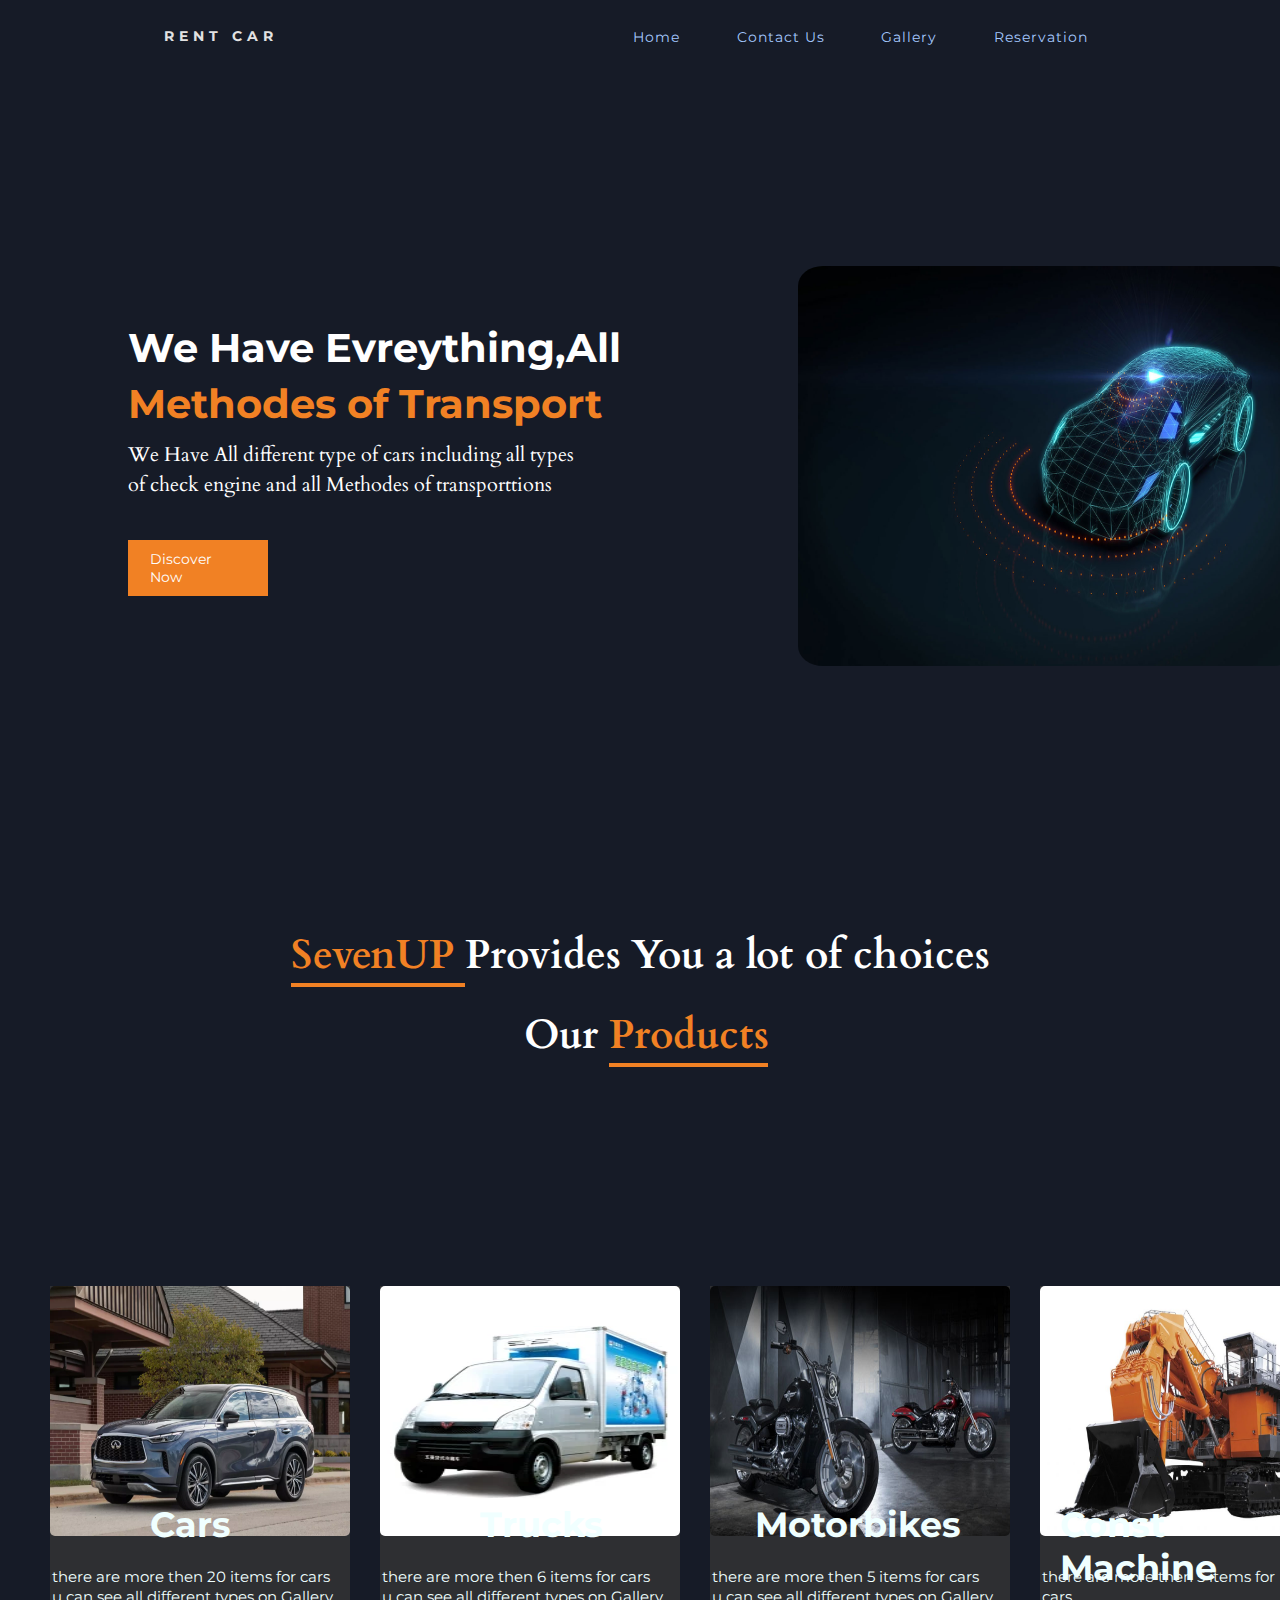
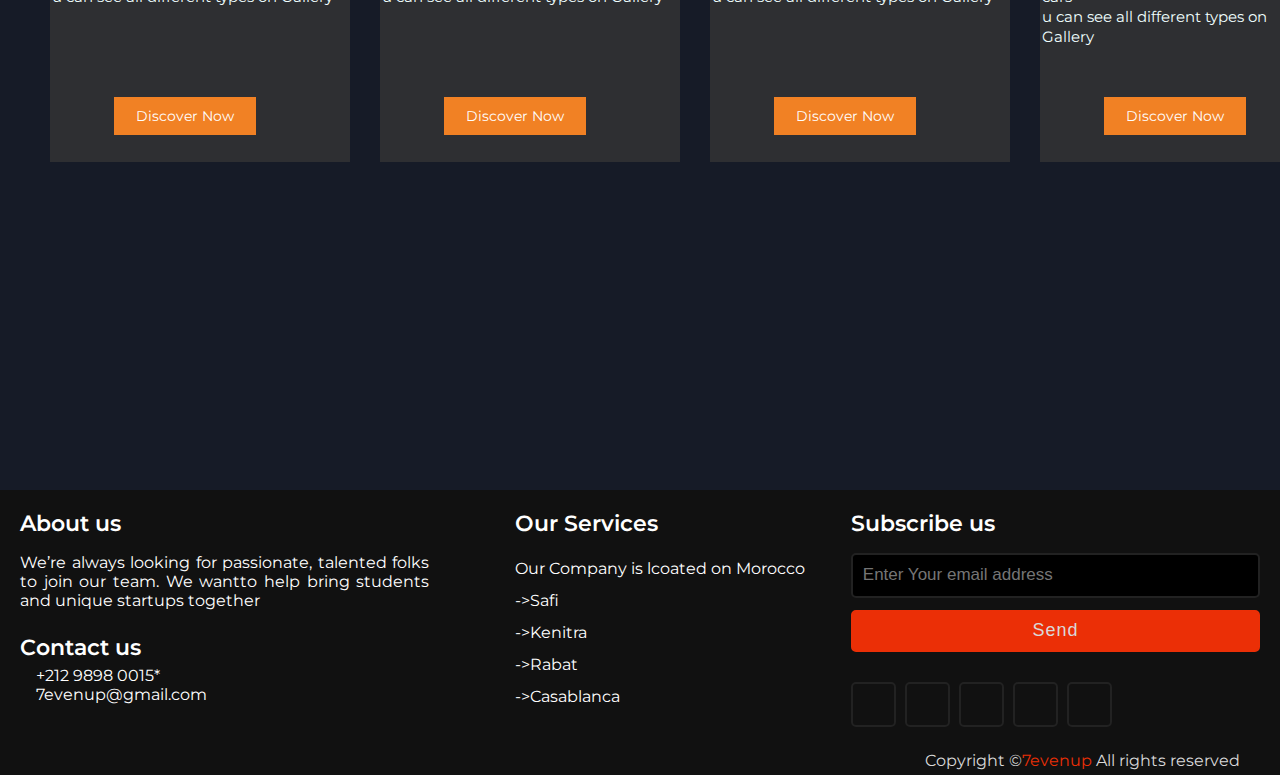
<file: RentMe/index.html>
<!DOCTYPE html>
<html lang="en">
<head>
    <meta charset="UTF-8">
    <meta http-equiv="X-UA-Compatible" content="IE=edge">
    <meta name="viewport" content="width=device-width, initial-scale=1.0">
    <title>Home</title>
    <link rel="stylesheet" href="style.css">
    <!-- font awesome 5CDN -->
    <link rel="stylesheet" href="https://pro.fontawesome.com/releases/v5.10.0/css/all.css" integrity="sha384-AYmEC3Yw5cVb3ZcuHtOA93w35dYTsvhLPVnYs9eStHfGJvOvKxVfELGroGkvsg+p" crossorigin="anonymous"/>

   
</head>
<body>
            <!-- navigation bar starts  -->
            <nav>
                <div class="logo">
                    <h4>Rent Car</h4>
                </div>
                <ul class="nav-links">
                    <li><a href="#">Home</a></li>
                    <li><a href="./Contact/index.html">Contact Us</a></li>
                    <li><a href="./gallery/gallery.html">Gallery</a></li>
                    <li><a href="./resrvations/reservation.html">Reservation</a></li>
                </ul>
                <div class="burger">
                    <div class="line1"></div>
                    <div class="line2"></div>
                    <div class="line3"></div>
                </div>
            </nav>
            
             <!-- navigation ends  -->

   

        <!-- Home Page -->
        <div class="home">
            <div class="imgforhome">
                <img src="img/imgforhome.png">
            </div>
                <div class="hometext">
                    <h1>We Have Evreything,All <span><br> Methodes of Transport</span></h1>
                    <p>We Have All different type of cars including all types<br> of check engine and all Methodes of transporttions </p>
                 </div>
                 <!-- Home Button -->
                    <div class="button">
                        <a href="./gallery/gallery.html" class="btn">Discover Now</a>
                    </div>

                    <div class="things">
                        <h1><span> SevenUP </span> Provides You a lot of choices</h1>
                        <h2>Our <span> Products</span></h2>
                    </div>
                    <!-- Products -->
                    <div class="products">
                        <div class="cars">
                            <div class="car">
                               <div class="car-img">
                                  <img src="img/4categories/carimg.png">
                               </div>
                                <h1>Cars</h1>
                                <p>there are more then 20 items for cars <br> u can see all different types on Gallery </p>
                                     <!-- Discover Button -->
                                     <div class="button1">
                                        <a href="./gallery/gallery.html" class="btn1">Discover Now</a>
                                    </div>
                            </div>
                        </div>
        
                        <div class="vans">
                            <div class="van">
                                <div class="van-img">
                                    <img src="img/4categories/vanimg2.png">
                                </div>
                                    <h1>Trucks</h1>
                                    <p>there are more then 6 items for cars <br> u can see all different types on Gallery </p>
                                    <div class="button1">
                                        <a href="./gallery/gallery.html" class="btn1">Discover Now</a>
                                    </div>
                            </div>
                        </div>
                        
                        <div class="motorbikes">
                            <div class="motorbike">
                               <div class="motorbike-img">
                                   <img src="img/4categories/mortorike3.png">
                               </div>
                                     <h1>Motorbikes</h1>
                                     <p>there are more then 5 items for cars <br> u can see all different types on Gallery </p>
                               <div class="button1">
                                <a href="./gallery/gallery.html" class="btn1">Discover Now</a>
                            </div>
                        </div>

                  
        </div>
        <div class="construction-machines">
            <div class="construction-machine">
                <div class="const-machine-img">
                    <img src="img/4categories/cunstructionmachine4.png">
                </div>
                <h1>Const Machine</h1>
                <p>there are more then 5 items for cars <br> u can see all different types on Gallery </p>
                <div class="button1">
                    <a href="./gallery/gallery.html" class="btn1">Discover Now</a>
                </div>
            </div>
  

    </div>
    </div>
        <!-- End of Home Page -->
      
    <!-- footer starts -->
   
<footer>
    <div class="article">
      <div class="left box">
        <div class="upper">
          <div class="topic">About us</div>
          <p>We’re always looking for passionate,
            talented folks to join our team.
            
            We wantto help bring students and
            unique startups together</p>
        </div>
        <div class="lower">
          <div class="topic">Contact us</div>
          <div class="phone">
            <a href="#"><i class="fas fa-phone-volume"></i>+212 9898 0015*</a>
          </div>
          <div class="email">
            <a href="#"><i class="fas fa-envelope"></i>7evenup@gmail.com</a>
          </div>
        </div>
      </div>
      <div class="middle box">
        <div class="topic">Our Services</div>
        <div><a href="#">Our Company is lcoated on Morocco</a></div>
        <div><a href="#">->Safi</a></div>
        <div><a href="#">->Kenitra</a></div>
        <div><a href="#">->Rabat</a></div>
        <div><a href="#">->Casablanca</a></div>
      </div>
      <div class="right box">
        <div class="topic">Subscribe us</div>
        <form action="#">
          <input type="text" placeholder="Enter Your email address">
          <input type="submit" name="" value="Send">
          <div class="media-icons">
            <a href="#"><i class="fab fa-facebook-f"></i></a>
            <a href="#"><i class="fab fa-instagram"></i></a>
            <a href="#"><i class="fab fa-twitter"></i></a>
            <a href="#"><i class="fab fa-youtube"></i></a>
            <a href="#"><i class="fab fa-linkedin-in"></i></a>
          </div>
        </form>
      </div>
    </div>
    <div class="bottom">
      <p>Copyright ©<a href="#">7evenup</a> All rights reserved</p>
    </div>
  </footer>
</body>    
    
    
    
 
    <script>
        const navSlide = () => {
        const burger = document.querySelector('.burger');
        const nav = document.querySelector('.nav-links');
        const navLinks = document.querySelectorAll('.nav-links li');
            // Toggle nav bar
        burger.addEventListener('click',()=>
            {
                nav.classList.toggle('nav-active');
                     // animation (links)
             // burger Animation
             burger.classList.toggle('toggle');
         });
    }
    navSlide();
</script>
    
    

</html>
</file>
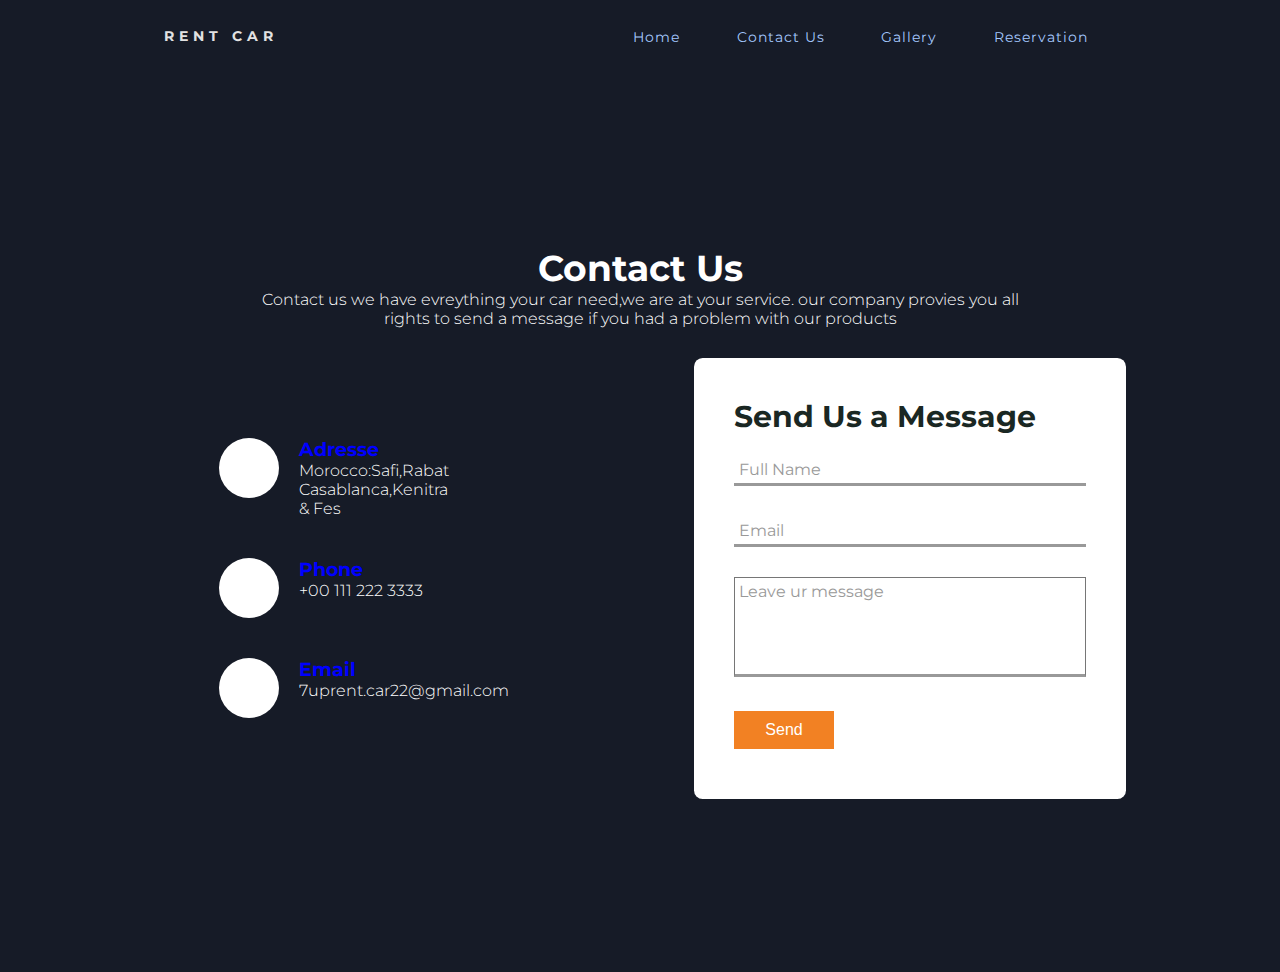
<file: RentMe/Contact/index.html>
<!DOCTYPE html>
<html lang="en">
<head>
    <meta charset="UTF-8">
    <meta http-equiv="X-UA-Compatible" content="IE=edge">
    <meta name="viewport" content="width=device-width, initial-scale=1.0">
    <title>Contact</title>
    <link rel="stylesheet" href="contact.css">
    <!-- font awesome 5CDN -->
    <link rel="stylesheet" href="https://pro.fontawesome.com/releases/v5.10.0/css/all.css" integrity="sha384-AYmEC3Yw5cVb3ZcuHtOA93w35dYTsvhLPVnYs9eStHfGJvOvKxVfELGroGkvsg+p" crossorigin="anonymous"/>

   
</head>
<body>

         <!-- navigation bar starts  -->
         <nav>
            <div class="logo">
                <h4>Rent Car</h4>
            </div>
            <ul class="nav-links">
                <li><a href="../index.html">Home</a></li>
                <li><a href="#">Contact Us</a></li>
                <li><a href="../gallery/gallery.html">Gallery</a></li>
                <li><a href="../resrvations/reservation.html">Reservation</a></li>
            </ul>
            <div class="burger">
                <div class="line1"></div>
                <div class="line2"></div>
                <div class="line3"></div>
            </div>
        </nav>
        
         <!-- navigation ends  -->
 

        
          <!-- Contact  Page -->
           <section class="Contact">
                <div class="content1">
                  <h2>Contact Us</h2>
                  <p> Contact us we have evreything your car need,we are at your service.
                      our company provies you all rights to send a message if you had a problem with our products</p>
                </div>
                   <div class="container">
                       <div class="contactInfo">
                           <div class="box">
                               <div class="icon"> <i class="fa fa-map-marker" aria-hidden="true"></i></div>
                               <div class="text">
                                    <h3>Adresse</h3>
                                    <p>Morocco:Safi,Rabat<br>Casablanca,Kenitra<br>& Fes</p>
                               </div>
                           </div>
                           <div class="box">
                                <div class="icon"><i class="fa fa-phone" aria-hidden="true"></i> </div>
                                <div class="text">
                                    <h3>Phone</h3>
                                    <p>+00 111 222 3333</p>
                                </div>
                            </div>
                                <div class="box">
                                    <div class="icon"><i class="fas fa-envelope-square"></i></div>
                                    <div class="text">
                                        <h3>Email</h3>
                                        <p>7uprent.car22@gmail.com</p>
                                    </div>
                                </div>
                       </div>
                        <div class="contactForm">
                            <form>
                                <h2>Send Us a Message</h2>
                                <div class="inputBox">
                                    <input type="" name="" required="required" id="FullName">
                                    <span>Full Name</span>
                                </div>
                                <div class="inputBox">
                                    <input type="" name="" required="required" id="Email">
                                    <span>Email</span>
                                </div>
                                <div class="inputBox">
                                    <textarea required="required" id="UrMessage"></textarea>
                                    <span>Leave ur message</span>
                                </div>
                                <div class="inputBox">
                                    <input type="submit" name="" value="Send" id="btn">
                                </div>

                            </form>
                        </div>
                    </div>   
            </section>


         
        <script>
            const navSlide = () => {
            const burger = document.querySelector('.burger');
            const nav = document.querySelector('.nav-links');
            const navLinks = document.querySelectorAll('.nav-links li');
                // Toggle nav bar
            burger.addEventListener('click',()=>
                {
                    nav.classList.toggle('nav-active');
                 // burger Animation
                 burger.classList.toggle('toggle');
             });
        
           
        }
        navSlide();
    </script>
    <script src="../main.js"></script>   

      
    </body>
</html>
</file>
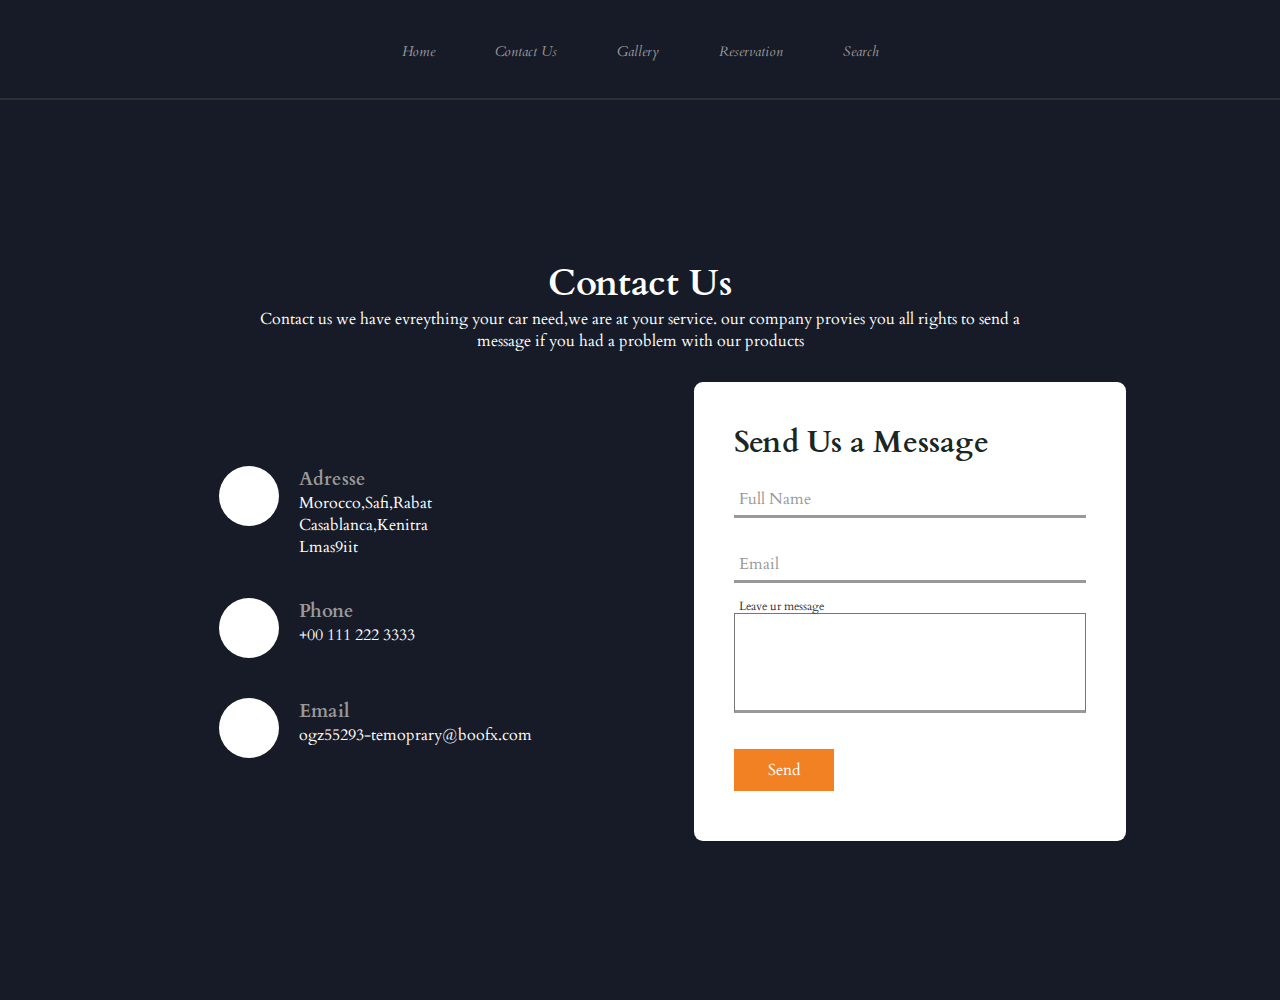
<file: Contact.html>
<!DOCTYPE html>
<html lang="en">
<head>
    <meta charset="UTF-8">
    <meta http-equiv="X-UA-Compatible" content="IE=edge">
    <meta name="viewport" content="width=device-width, initial-scale=1.0">
    <title>Contact</title>
    <link rel="stylesheet" href="contact.css">
    <!-- font awesome 5CDN -->
    <link rel="stylesheet" href="https://pro.fontawesome.com/releases/v5.10.0/css/all.css" integrity="sha384-AYmEC3Yw5cVb3ZcuHtOA93w35dYTsvhLPVnYs9eStHfGJvOvKxVfELGroGkvsg+p" crossorigin="anonymous"/>

   
</head>
<body>

    <header>
                 <!-- Mobile -->
                 <input type="checkbox" id="check">
            <!-- navigation bar starts  -->
        <div class="navbar">
            <!-- Icons : using font awesome -->
            <div class="icon-bar">
                <a href="home.html"><i class="fas fa-home">
                    <div class="menu-items">
                        Home
                    </div> 
                </i></a>

                <a href="./Contact.html"><i class="fas fa-id-card-alt">
                    <div class="menu-items">
                        Contact Us
                    </div> 
                </i></a>

                <a href="#gallery"><i class="fas fa-images">
                    <div class="menu-items">
                        Gallery
                    </div> 
                </i></a>

                <a href="#reservation"><i class="far fa-truck">
                    <div class="menu-items">
                        Reservation
                    </div> 
                </i></a>

                <a href="#"><i class="fas fa-search">
                    <div class="menu-items">
                    Search
                    </div> 
                </i> 
        </div>
             <!-- Mobile -->
           
             <label for="check" class="checkbtn">
                <i class="fas fa-bars"></i>
             </label>

         <!-- navigation ends  -->
    </header>

        
          <!-- Contact  Page -->
           <section class="Contact">
                <div class="content1">
                  <h2>Contact Us</h2>
                  <p> Contact us we have evreything your car need,we are at your service.
                      our company provies you all rights to send a message if you had a problem with our products</p>
                </div>
                   <div class="container">
                       <div class="contactInfo">
                           <div class="box">
                               <div class="icon"> <i class="fa fa-map-marker" aria-hidden="true"></i></div>
                               <div class="text">
                                    <h3>Adresse</h3>
                                    <p>Morocco,Safi,Rabat<br>Casablanca,Kenitra<br>Lmas9iit</p>
                               </div>
                           </div>
                           <div class="box">
                                <div class="icon"><i class="fa fa-phone" aria-hidden="true"></i> </div>
                                <div class="text">
                                    <h3>Phone</h3>
                                    <p>+00 111 222 3333</p>
                                </div>
                            </div>
                                <div class="box">
                                    <div class="icon"><i class="fas fa-envelope-square"></i></div>
                                    <div class="text">
                                        <h3>Email</h3>
                                        <p>ogz55293-temoprary@boofx.com</p>
                                    </div>
                                </div>
                       </div>
                        <div class="contactForm">
                            <form>
                                <h2>Send Us a Message</h2>
                                <div class="inputBox">
                                    <input type="" name="" required="required" id="FullName">
                                    <span>Full Name</span>
                                </div>
                                <div class="inputBox">
                                    <input type="" name="" required="required" id="Email">
                                    <span>Email</span>
                                </div>
                                <div class="inputBox">
                                    <textarea required="required" id="UrMessage"></textarea>
                                    <span>Leave ur message</span>
                                </div>
                                <div class="inputBox">
                                    <input type="submit" name="" value="Send" id="btn">
                                </div>

                            </form>
                        </div>
                    </div>   
            </section>


            <!-- JavaScript -->
           <script>
               let Name =document.querySelector("body > selection > div > ")
           </script>
        <script src="main.js"></script>   
    </body>
</html>
</file>
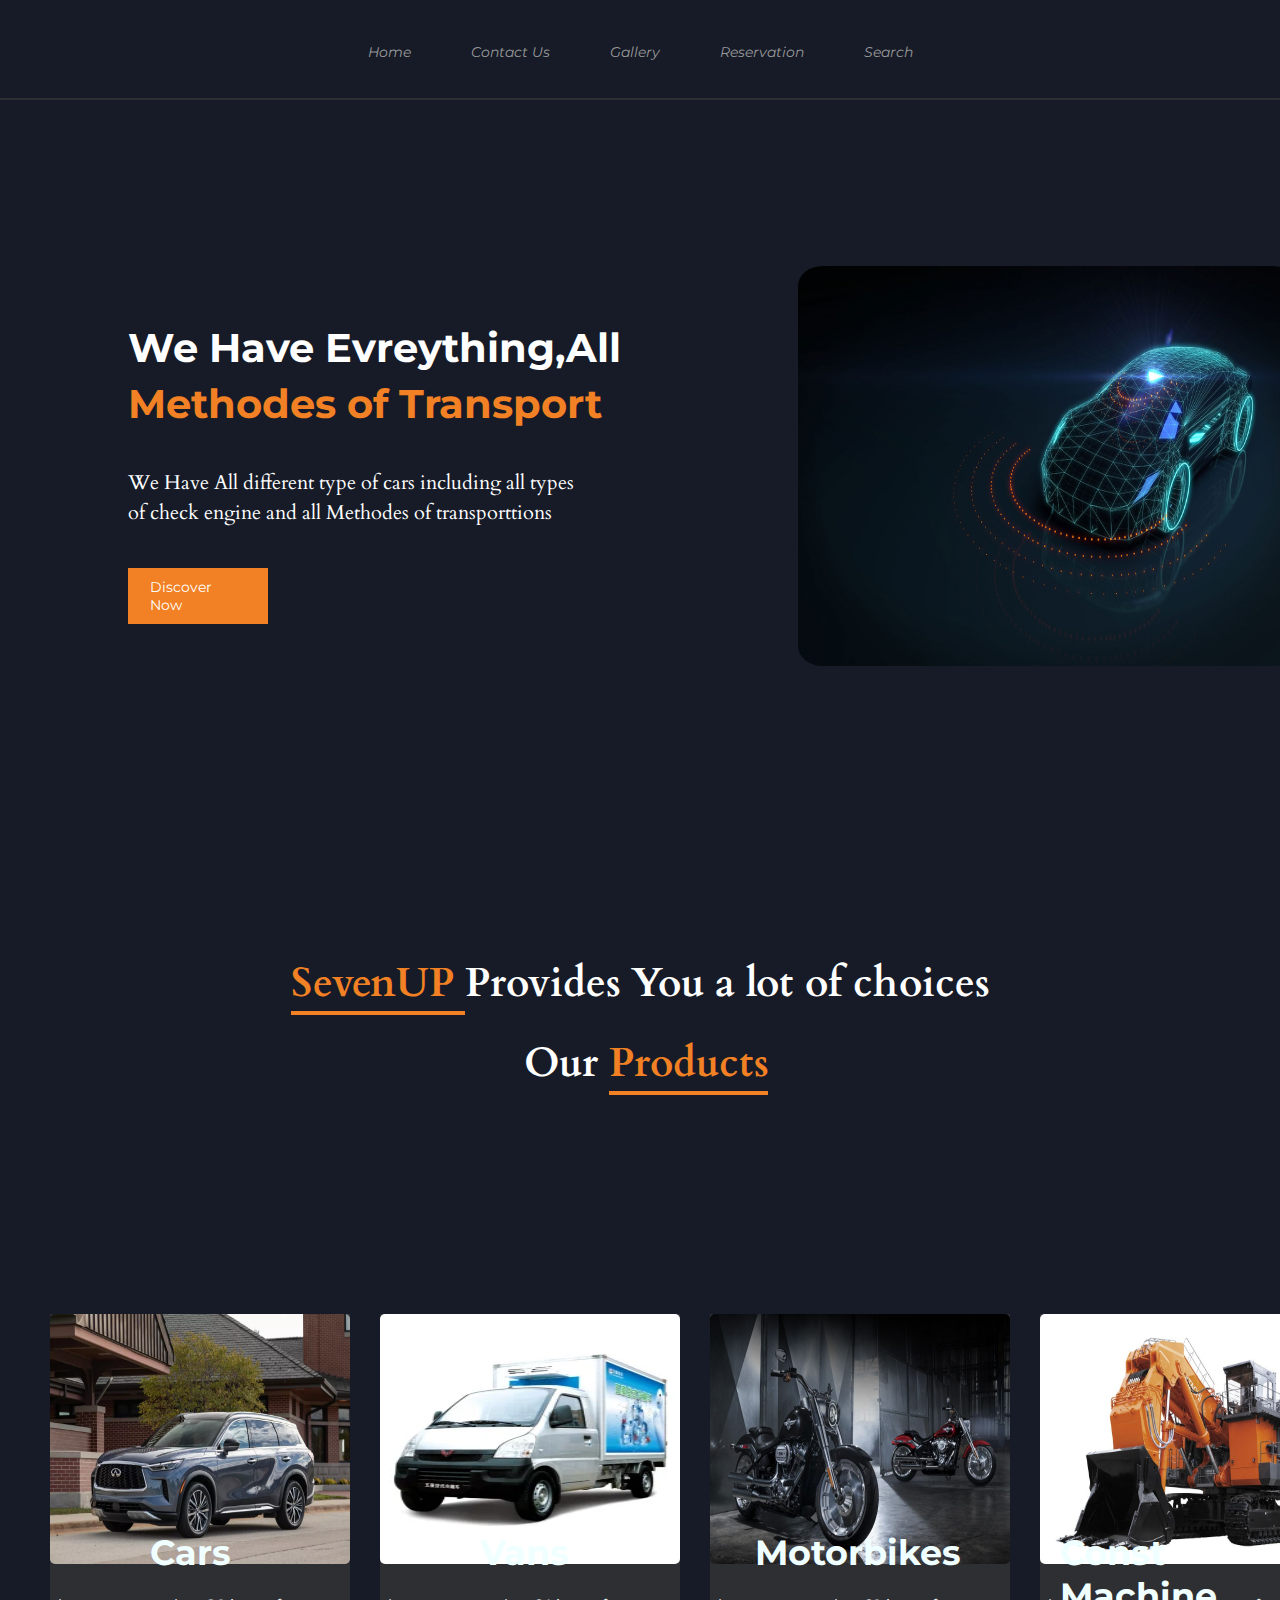
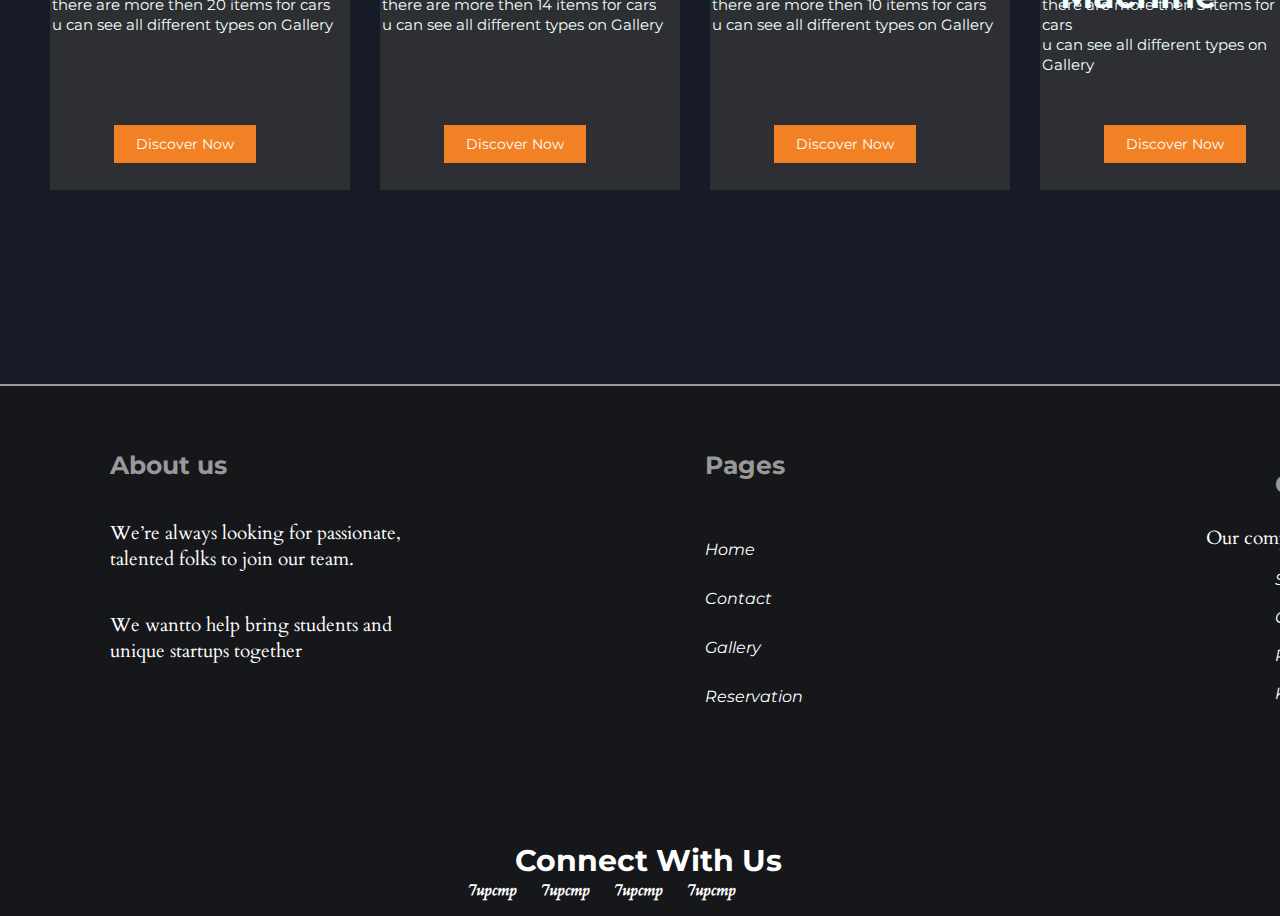
<file: home.html>
<!DOCTYPE html>
<html lang="en">
<head>
    <meta charset="UTF-8">
    <meta http-equiv="X-UA-Compatible" content="IE=edge">
    <meta name="viewport" content="width=device-width, initial-scale=1.0">
    <title>Home</title>
    <link rel="stylesheet" href="style.css">
    <!-- font awesome 5CDN -->
    <link rel="stylesheet" href="https://pro.fontawesome.com/releases/v5.10.0/css/all.css" integrity="sha384-AYmEC3Yw5cVb3ZcuHtOA93w35dYTsvhLPVnYs9eStHfGJvOvKxVfELGroGkvsg+p" crossorigin="anonymous"/>

   
</head>
<body>

    <header>
        <!-- navigation bar starts  -->
         <div class="navbar">
    
            <!-- Icons : using font awesome -->
            <div class="icon-bar">
                <a href="./home.html"><i class="fas fa-home">
                    <div class="menu-items">
                        Home
                    </div> 
                </i></a>

                <a href="./Contact.html"><i class="fas fa-id-card-alt">
                    <div class="menu-items">
                        Contact Us
                    </div> 
                </i></a>

                <a href="#gallery"><i class="fas fa-images">
                    <div class="menu-items">
                        Gallery
                    </div> 
                </i></a>

                <a href="#reservation"><i class="far fa-truck">
                    <div class="menu-items">
                        Reservation
                    </div> 
                </i></a>

                <a href="#"><i class="fas fa-search">
                    <div class="menu-items">
                    Search
                    </div> 
                </i> 
             </div>
         <!-- navigation ends  -->
    </header>

        <!-- Home Page -->
        <div class="home">
            <div class="imgforhome">
                <img src="img/imgforhome.png">
            </div>
                <div class="hometext">
                    <h1>We Have Evreything,All <span><br> Methodes of Transport</span></h1>
                    <p>We Have All different type of cars including all types<br> of check engine and all Methodes of transporttions </p>
                 </div>
                 <!-- Home Button -->
                    <div class="button">
                        <a href="#button" class="btn">Discover Now</a>
                    </div>

                    <div class="things">
                        <h1><span> SevenUP </span> Provides You a lot of choices</h1>
                        <h2>Our <span> Products</span></h2>
                    </div>
                    <!-- Products -->
                    <div class="products">
                        <div class="cars">
                            <div class="car">
                               <div class="car-img">
                                  <img src="img/4categories/carimg.png">
                               </div>
                                <h1>Cars</h1>
                                <p>there are more then 20 items for cars <br> u can see all different types on Gallery </p>
                                     <!-- Discover Button -->
                                     <div class="button1">
                                        <a href="#button1" class="btn1">Discover Now</a>
                                    </div>
                            </div>
                        </div>
        
                        <div class="vans">
                            <div class="van">
                                <div class="van-img">
                                    <img src="img/4categories/vanimg2.png">
                                </div>
                                    <h1>Vans</h1>
                                    <p>there are more then 14 items for cars <br> u can see all different types on Gallery </p>
                                     <div class="button1">
                                        <a href="#button1" class="btn1">Discover Now</a>
                                     </div>
                            </div>
                        </div>
                        
                        <div class="motorbikes">
                            <div class="motorbike">
                               <div class="motorbike-img">
                                   <img src="img/4categories/mortorike3.png">
                               </div>
                                     <h1>Motorbikes</h1>
                                     <p>there are more then 10 items for cars <br> u can see all different types on Gallery </p>
                               <div class="button1">
                                <a href="#button1" class="btn1">Discover Now</a>
                            </div>
                          </div>
                        </div>

                        <div class="construction-machines">
                            <div class="construction-machine">
                                <div class="const-machine-img">
                                    <img src="img/4categories/cunstructionmachine4.png">
                                </div>
                                <h1>Const Machine</h1>
                                <p>there are more then 5 items for cars <br> u can see all different types on Gallery </p>

                                <div class="button1">
                                    <a href="#button1" class="btn1">Discover Now</a>
                                </div>
                                
                            </div>
                        </div>

                    </div>
        </div>
        <!-- End of Home Page -->

            <!-- footer starts -->
        <div class="footer">
            <div class="row">
                <div class="content">
                    <!-- About Us -->
                    <div class="about-us">
                        <h1>About us</h1>
                        <p> We’re always looking for passionate,<br> talented folks to join our team.</p>
                        <p>We wantto help bring students and<br> unique startups together</p>
                    </div>

                    <div class="Pages"> 
                        <h1>Pages</h1>
                            <a href="#"><i class="fas fa-chevron-right">Home</i>
                            <a href="#"><i class="fas fa-chevron-right">Contact</i>
                            <a href="#"><i class="fas fa-chevron-right">Gallery</i>
                            <a href="#"><i class="fas fa-chevron-right">Reservation</i> 
                    </div>
                    <div class="Contact">
                        <h1>Contact Us</h1>
                        <p>Our company is located in Morocco</p> <br>
                                <a href="#"><i class="fas fa-chevron-right"> Safi</i> <br> <br>
                                <a href="#"><i class="fas fa-chevron-right">Casablanca</i> <br> <br>
                                <a href="#"><i class="fas fa-chevron-right">Rabat</i> <br> <br>
                                <a href="#"><i class="fas fa-chevron-right">Kenitra</i> <br> <br>
                    </div> 
                    <div class="followus">
                        <p>Connect With Us</p>
                        <a href="#"><i class="fab fa-facebook-f"> 7upcmp</i>
                        <a href="#"><i class="fab fa-twitter"> 7upcmp</i>
                         <a href="#"><i class="fab fa-linkedin-in"> 7upcmp</i>
                         <a href="#"><i class="fab fa-instagram"> 7upcmp</i>
    
                    </div>
                </div>
            </div>
        </div>     


            <!-- footer ends -->



        
            
            
   
    
    
</body>
</html>
</file>
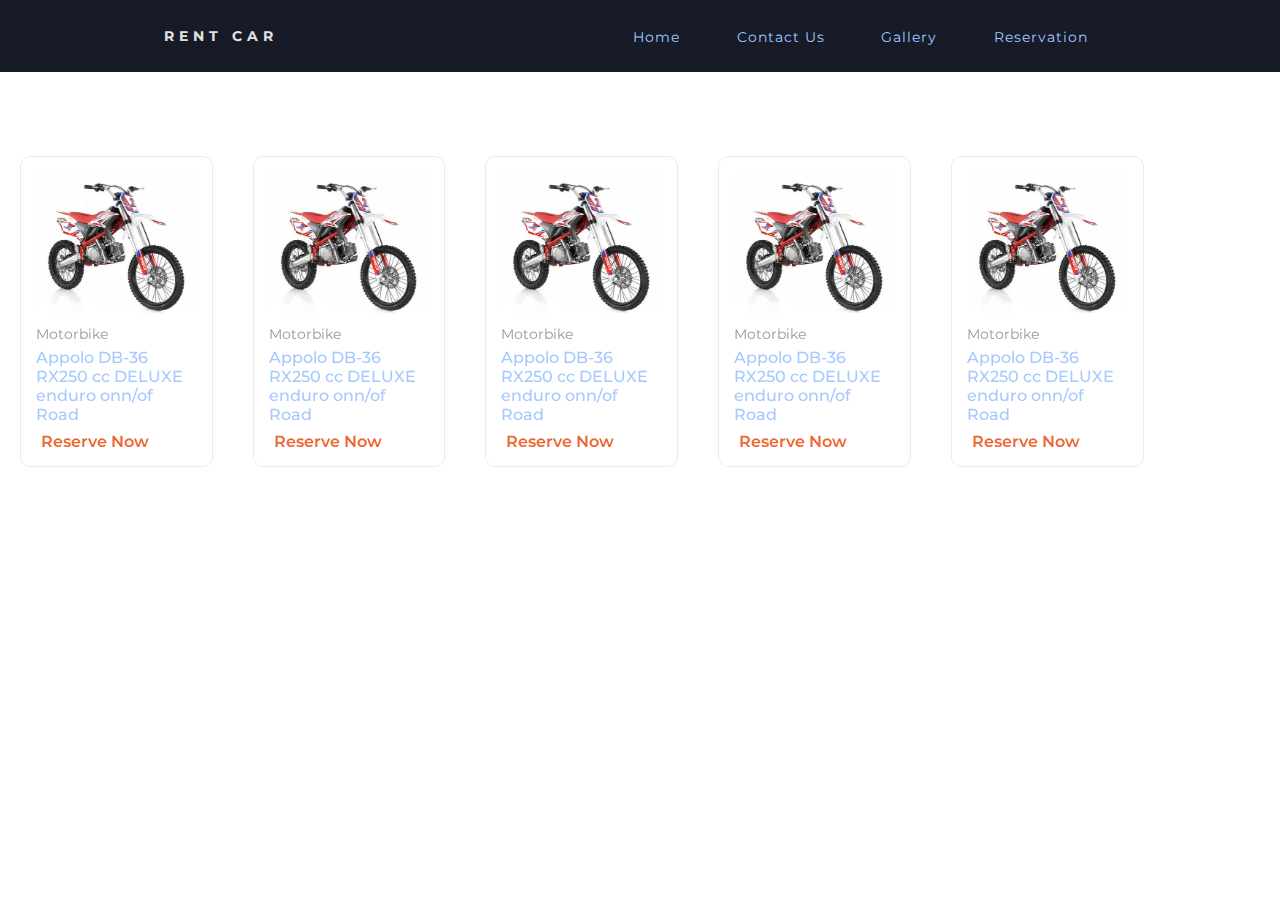
<file: gallery/gallery.html>
<!DOCTYPE html>
<html lang="en">
<head>
    <meta charset="UTF-8">
    <meta http-equiv="X-UA-Compatible" content="IE=edge">
    <meta name="viewport" content="width=device-width, initial-scale=1.0">
    <title>Gallery</title>
    <link rel="stylesheet" href="gallery.css">
    <!-- font awesome 5CDN -->
    <link rel="stylesheet" href="https://pro.fontawesome.com/releases/v5.10.0/css/all.css" integrity="sha384-AYmEC3Yw5cVb3ZcuHtOA93w35dYTsvhLPVnYs9eStHfGJvOvKxVfELGroGkvsg+p" crossorigin="anonymous"/>
    <!--Glider-css-->
    <link rel="stylesheet" href="./glider.min.css">
</head>

<body>

 <nav>
        <div class="logo">
            <h4>Rent Car</h4>
        </div>
        <ul class="nav-links">
            <li><a href="../index.html">Home</a></li>
            <li><a href="../Contact/index.html">Contact Us</a></li>
            <li><a href="../gallery/gallery.html">Gallery</a></li>
            <li><a href="#">Reservation</a></li>
        </ul>
        <div class="burger">
            <div class="line1"></div>
            <div class="line2"></div>
            <div class="line3"></div>
        </div>
</nav>
     <!-- -----------------Sldier-------------------- -->

     <section class="p-slider">
            <h3 class="product-slider-heading">CARS INVENTORY</h3>

            <div class="glider-contain">
                <div class="glider">
                      <!-- PRODUCT BOX -->

            <div class="product-box">

                      

                <div class="p-img-container">
                    <div class="p-image">
                        <a href="#">
                            <img src="../img/Moto/1-a.jpg">
                        </a>
                    </div>
                </div>
                 <!--Text-->
            <div class="p-box-text">
                <div class="product-category">
                    <span>Motorbike</span>
                </div>

                <!-- Title -->
                <a href="#" class="product-title">
                    Appolo DB-36 RX250 cc DELUXE enduro onn/of Road
                </a>
                <div class="reservenow">
                    <a href="#" class="rent-button">Reserve Now</a>
                </div>
            </div>
            </div>

           

             <!-- PRODUCT BOX -->

             <div class="product-box">

                      

                <div class="p-img-container">
                    <div class="p-image">
                        <a href="#">
                            <img src="../img/Moto/1-a.jpg">
                        </a>
                    </div>
                </div>
                 <!--Text-->
            <div class="p-box-text">
                <div class="product-category">
                    <span>Motorbike</span>
                </div>

                <!-- Title -->
                <a href="#" class="product-title">
                    Appolo DB-36 RX250 cc DELUXE enduro onn/of Road
                </a>
                <div class="reservenow">
                    <a href="#" class="rent-button">Reserve Now</a>
                </div>
            </div>
            </div>

           


       <!-- PRODUCT BOX -->

       <div class="product-box">

                      

        <div class="p-img-container">
            <div class="p-image">
                <a href="#">
                    <img src="../img/Moto/1-a.jpg">
                </a>
            </div>
        </div>
         <!--Text-->
    <div class="p-box-text">
        <div class="product-category">
            <span>Motorbike</span>
        </div>

        <!-- Title -->
        <a href="#" class="product-title">
            Appolo DB-36 RX250 cc DELUXE enduro onn/of Road
        </a>
        <div class="reservenow">
            <a href="#" class="rent-button">Reserve Now</a>
        </div>
    </div>
    </div>
     <!-- PRODUCT BOX -->

     <div class="product-box">

                      

        <div class="p-img-container">
            <div class="p-image">
                <a href="#">
                    <img src="../img/Moto/1-a.jpg">
                </a>
            </div>
        </div>
         <!--Text-->
    <div class="p-box-text">
        <div class="product-category">
            <span>Motorbike</span>
        </div>

        <!-- Title -->
        <a href="#" class="product-title">
            Appolo DB-36 RX250 cc DELUXE enduro onn/of Road
        </a>
        <div class="reservenow">
            <a href="#" class="rent-button">Reserve Now</a>
        </div>
    </div>
    </div>
     <!-- PRODUCT BOX -->

     <div class="product-box">

                      

        <div class="p-img-container">
            <div class="p-image">
                <a href="#">
                    <img src="../img/Moto/1-a.jpg">
                </a>
            </div>
        </div>
         <!--Text-->
    <div class="p-box-text">
        <div class="product-category">
            <span>Motorbike</span>
        </div>

        <!-- Title -->
        <a href="#" class="product-title">
            Appolo DB-36 RX250 cc DELUXE enduro onn/of Road
        </a>
        <div class="reservenow">
            <a href="#" class="rent-button">Reserve Now</a>
        </div>
    </div>
    </div>
             
          </section>
    

     <script>
        const navSlide = () => {
        const burger = document.querySelector('.burger');
        const nav = document.querySelector('.nav-links');
        const navLinks = document.querySelectorAll('.nav-links li');
            // Toggle nav bar
        burger.addEventListener('click',()=>
            {
                nav.classList.toggle('nav-active');
                     // animation (links)
        //  navLinks.forEach((link,index) => {
        //     if(link.style.animation) {
        //         link.style.animation = '';
        //     } else {
        //         link.style.animation = `navLinkFade 0.5s ease forward ${index / 7 +1.5}s`;

        //     }
        //      });

             // burger Animation
             burger.classList.toggle('toggle');
         });
    
       
    }
    navSlide();
    </script>



    <script src="./glider.min.js"></script>

    <script>
        new Glider(document.querySelector('.glider'), {
        slidesToScroll: 1,
        slidesToShow: 5.5,
        draggable: true,
        dots: '.dots',
        arrows: {
            prev: '.glider-prev',
            next: '.glider-next'
  }
});
    </script>
</body>
</html>
</file>
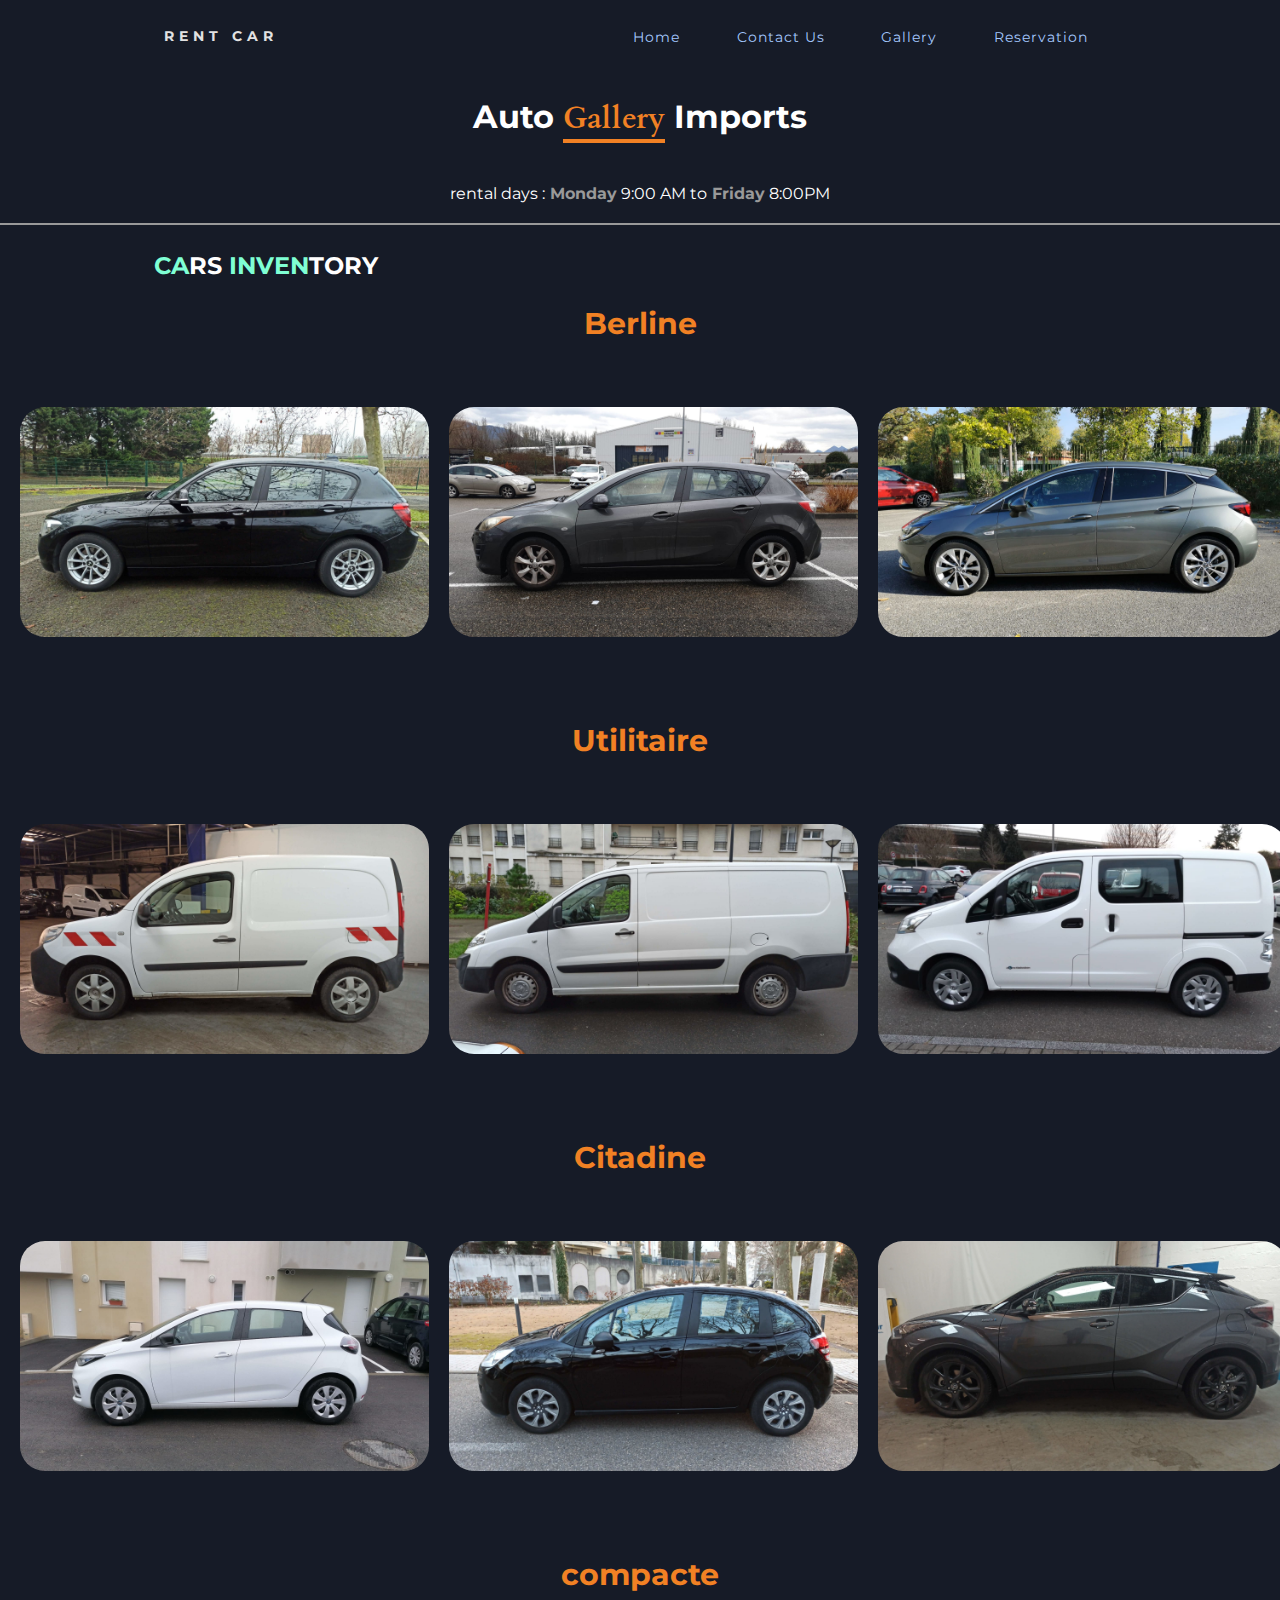
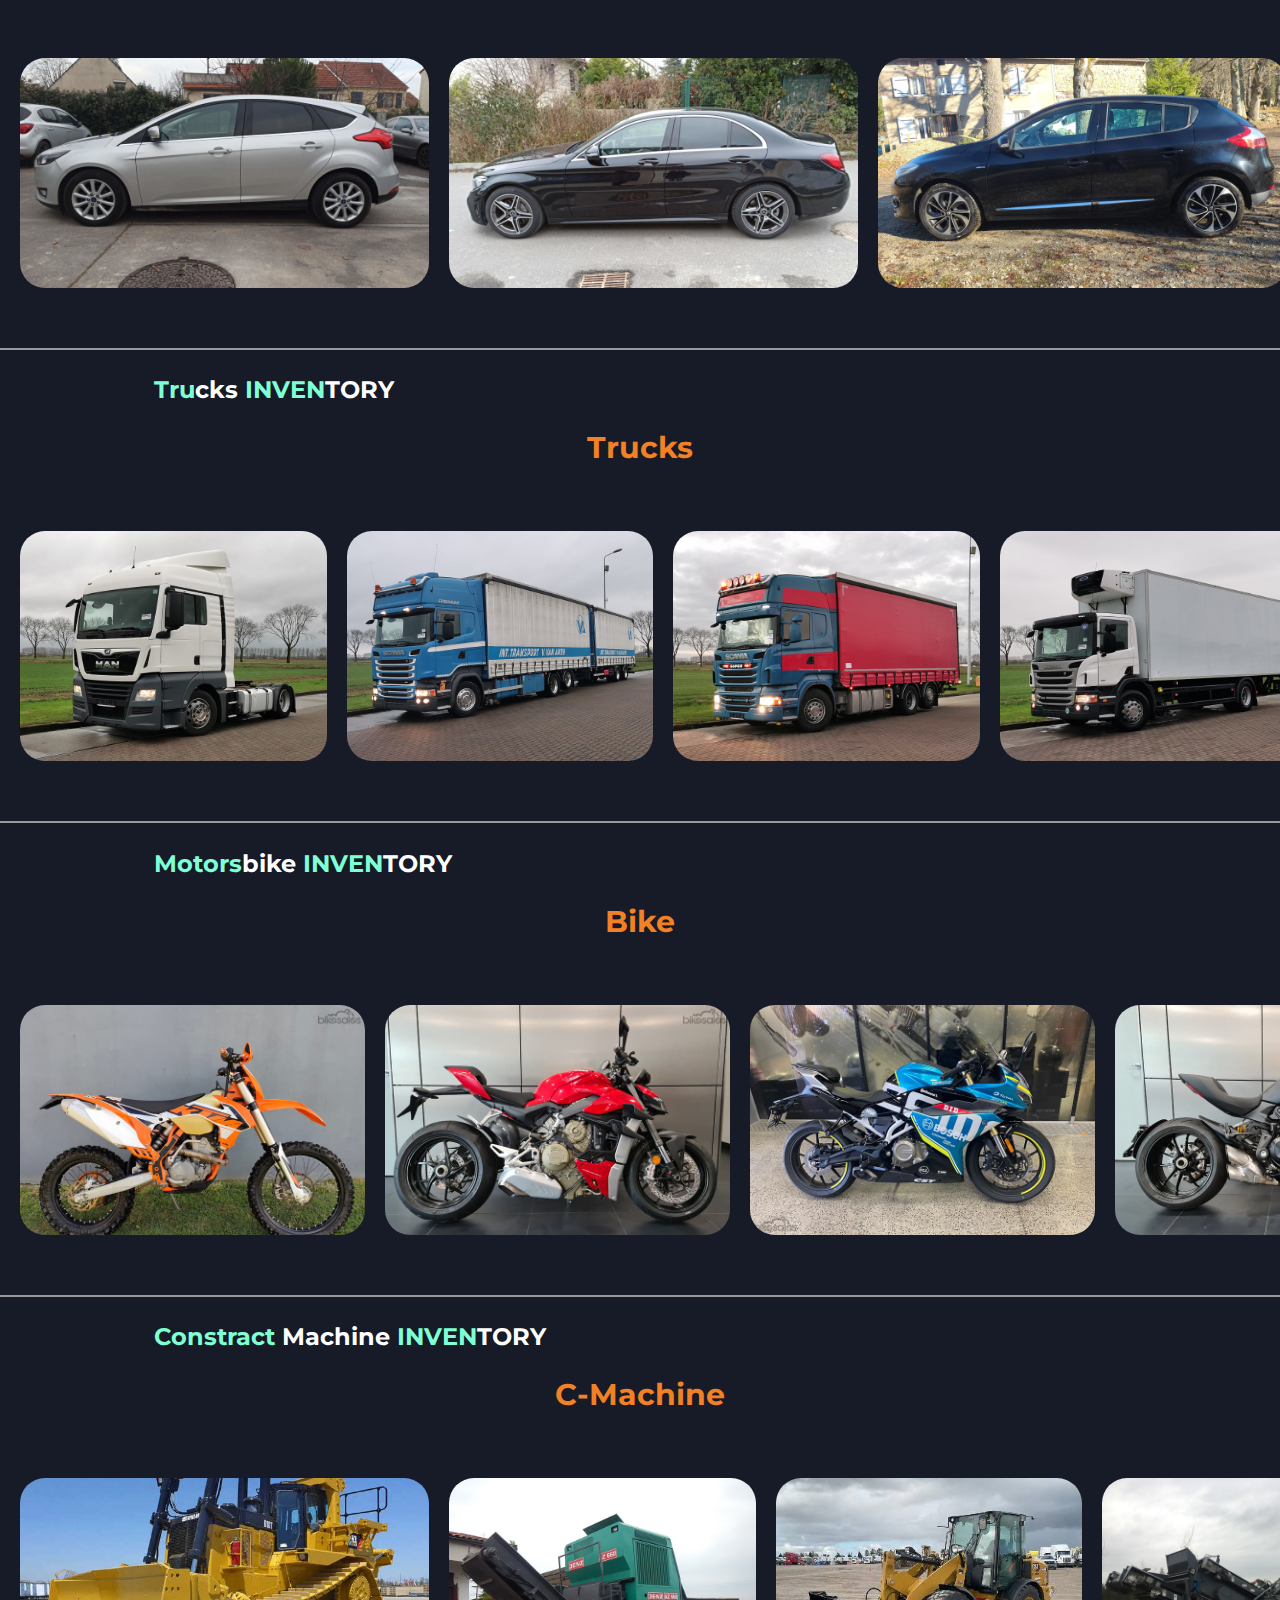
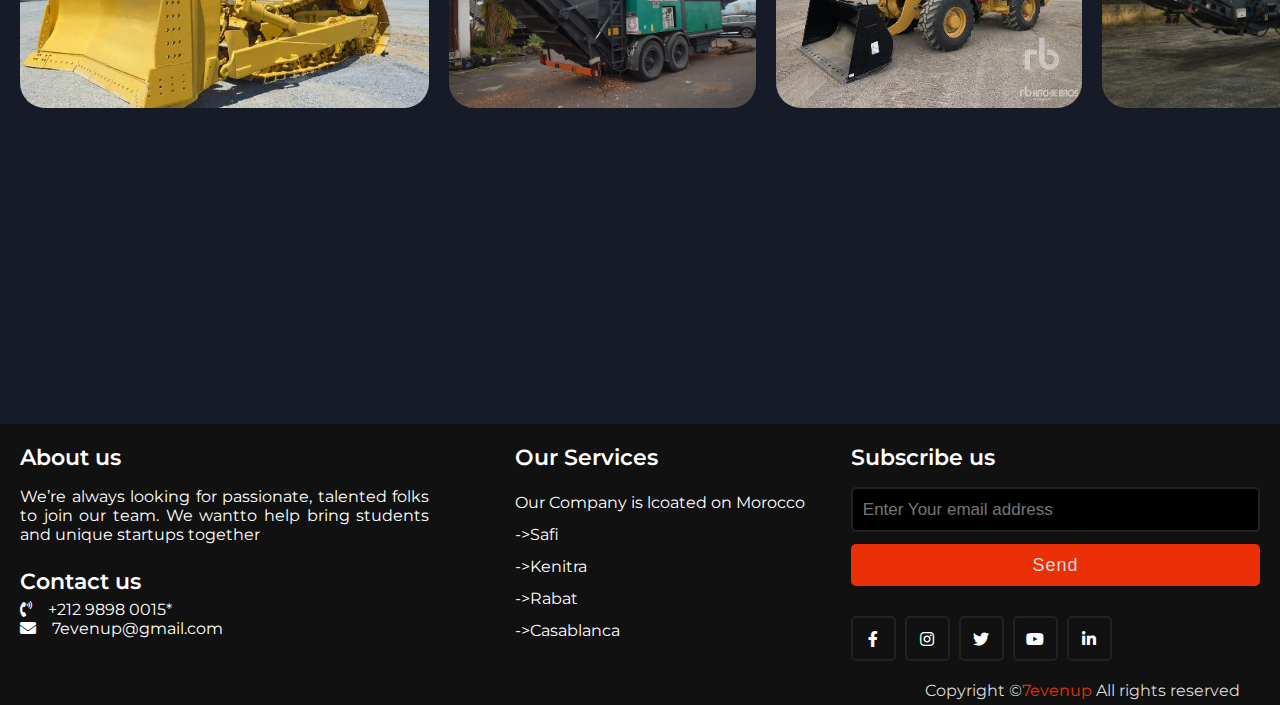
<file: RentMe/gallery/gallery.html>
<!DOCTYPE html>
<html lang="en">
<head>
    <meta charset="UTF-8">
    <meta http-equiv="X-UA-Compatible" content="IE=edge">
    <meta name="viewport" content="width=device-width, initial-scale=1.0">
    <title>Gallery</title>
    <link rel="stylesheet" href="gallery.css">
    <!-- font awesome 5CDN -->
    <link rel="stylesheet" href="https://cdnjs.cloudflare.com/ajax/libs/font-awesome/5.15.2/css/all.min.css"/>

</head>
<body>
    <!-- navigation bar starts  -->

    <nav>
        <div class="logo">
            <h4>Rent Car</h4>
        </div>
        <ul class="nav-links">
            <li><a href="../index.html">Home</a></li>
            <li><a href="../Contact/index.html">Contact Us</a></li>
            <li><a href="#">Gallery</a></li>
            <li><a href="../resrvations/reservation.html">Reservation</a></li>
        </ul>
        <div class="burger">
            <div class="line1"></div>
            <div class="line2"></div>
            <div class="line3"></div>
        </div>
    </nav>
    
    <!-- navigation ends  -->

      

   
       <!-- vehicles starts  -->
       <section class="vehicles">
        <h1 class="heading">Auto <span>Gallery</span> Imports</h1>
        <p>rental days :<span>  Monday</span> 9:00 AM to<span> Friday</span> 8:00PM</p>
        <h2><span>CA</span>RS<span> INVEN</span>TORY</h2>     
                <div class="typeof">
                     <h1>Berline</h1>
                 </div>
                    <div class="type">
                        <img class="slide"  src="../img/cars/berline/berline.png">
                        <img class="slide"  src="../img/cars/berline/berline1.png">
                        <img class="slide"  src="../img/cars/berline/berline3.png">
                        <img class="slide"  src="../img/cars/berline/berline4.png">
                        <img class="slide"  src="../img/cars/berline/berline5.png">
                        <img class="slide"  src="../img/cars/berline/berline6.png">
                    </div>


                    <div class="typeof">
                        <h1>Utilitaire</h1>
                    </div>
                       <div class="type">
                           <img class="slide" src="../img/cars/utitulaire/uti.png">
                           <img class="slide" src="../img/cars/utitulaire/uti2.png">
                           <img class="slide" src="../img/cars/utitulaire/uti.3.jpg">
                           <img class="slide" src="../img/cars/utitulaire/uti.4.jpg">
                           <img class="slide" src="../img/cars/utitulaire/uti5.png">
                           <img class="slide" src="../img/cars/utitulaire/uti6.png">
                           <img class="slide" src="../img/cars/utitulaire/uti7.png">
                       </div>

                       <div class="typeof">
                        <h1>Citadine</h1>
                    </div>
                </div>
                        <div class="type">
                            <img class="slide" src="../img/cars/citadine/1.jpg">
                            <img class="slide" src="../img/cars/citadine/2.jpg">
                            <img class="slide" src="../img/cars/citadine/3.jpg">
                            <img class="slide" src="../img/cars/citadine/4.jpg">
                            <img class="slide" src="../img/cars/citadine/5.jpg">
                            <img class="slide" src="../img/cars/citadine/6.jpg">
                            <img class="slide" src="../img/cars/citadine/7.jpg">
                        </div>
                            
                       

                       <div class="typeof">
                        <h1>compacte</h1>
                    </div>
                        <div class="type">
                            <img class="slide" src="../img/cars/compacte/1.jpg">
                            <img class="slide" src="../img/cars/compacte/2.jpg">
                            <img class="slide" src="../img/cars/compacte/3.jpg">
                            <img class="slide" src="../img/cars/compacte/4.jpg">
                            <img class="slide" src="../img/cars/compacte/5.jpg">
                            <img class="slide" src="../img/cars/compacte/6.jpg">
                            <img class="slide" src="../img/cars/compacte/7.jpg">
                        </div>

                        <h2><span>Tru</span>cks<span> INVEN</span>TORY</h2> 

                        <div class="typeof">
                            <h1>Trucks</h1>
                        </div>
                            <div class="type">
                                <img class="slide" src="../img/Vans/1.png">
                                <img class="slide" src="../img/Vans/2.png">
                                <img class="slide" src="../img/Vans/3.png">
                                <img class="slide" src="../img/Vans/4.png">
                                <img class="slide" src="../img/Vans/5.png">
                                <img class="slide" src="../img/Vans/6.png">
                            </div>

                            <h2><span>Motors</span>bike<span> INVEN</span>TORY</h2> 

                            <div class="typeof">
                                <h1>Bike</h1>
                            </div>
                                <div class="type">
                                    <img class="slide" src="../img/Moto/1.png">
                                    <img class="slide" src="../img/Moto/2.png">
                                    <img class="slide" src="../img/Moto/3.png">
                                    <img class="slide" src="../img/Moto/4.png">
                                    <img class="slide" src="../img/Moto/5.png">
                                    <img class="slide" src="../img/Moto/6.png">
                                </div>



                                
                            <h2><span>Constract</span> Machine<span> INVEN</span>TORY</h2> 

                            <div class="typeof">
                                <h1>C-Machine</h1>
                            </div>
                                <div class="type">
                                    <img class="slide" src="../img/cm/1.png">
                                    <img class="slide" src="../img/cm/2.png">
                                    <img class="slide" src="../img/cm/3.png">
                                    <img class="slide" src="../img/cm/4.png">
                                    <img class="slide" src="../img/cm/5.p,g.jpg">
                                </div>
     </section>


<!-- vehicles ends -->

<footer>
    <div class="article">
      <div class="left box">
        <div class="upper">
          <div class="topic">About us</div>
          <p>We’re always looking for passionate,
            talented folks to join our team.
            
            We wantto help bring students and
            unique startups together</p>
        </div>
        <div class="lower">
          <div class="topic">Contact us</div>
          <div class="phone">
            <a href="#"><i class="fas fa-phone-volume"></i>+212 9898 0015*</a>
          </div>
          <div class="email">
            <a href="#"><i class="fas fa-envelope"></i>7evenup@gmail.com</a>
          </div>
        </div>
      </div>
      <div class="middle box">
        <div class="topic">Our Services</div>
        <div><a href="#">Our Company is lcoated on Morocco</a></div>
        <div><a href="#">->Safi</a></div>
        <div><a href="#">->Kenitra</a></div>
        <div><a href="#">->Rabat</a></div>
        <div><a href="#">->Casablanca</a></div>
      </div>
      <div class="right box">
        <div class="topic">Subscribe us</div>
        <form action="#">
          <input type="text" placeholder="Enter Your email address">
          <input type="submit" name="" value="Send">
          <div class="media-icons">
            <a href="#"><i class="fab fa-facebook-f"></i></a>
            <a href="#"><i class="fab fa-instagram"></i></a>
            <a href="#"><i class="fab fa-twitter"></i></a>
            <a href="#"><i class="fab fa-youtube"></i></a>
            <a href="#"><i class="fab fa-linkedin-in"></i></a>
          </div>
        </form>
      </div>
    </div>
    <div class="bottom">
      <p>Copyright ©<a href="#">7evenup</a> All rights reserved</p>
    </div>
  </footer>


</body>
</html>

        <script>
            const navSlide = () => {
            const burger = document.querySelector('.burger');
            const nav = document.querySelector('.nav-links');
            const navLinks = document.querySelectorAll('.nav-links li');
                // Toggle nav bar
            burger.addEventListener('click',()=>
                {
                    nav.classList.toggle('nav-active');
                         // animation (links)
            //  navLinks.forEach((link,index) => {
            //     if(link.style.animation) {
            //         link.style.animation = '';
            //     } else {
            //         link.style.animation = `navLinkFade 0.5s ease forward ${index / 7 +1.5}s`;
    
            //     }
            //      });
    
                 // burger Animation
                 burger.classList.toggle('toggle');
             });
        
           
        }
        navSlide();
    </script>
</body>
</html>
</file>
<file: RentMe/style.css>
@import url('https://fonts.googleapis.com/css2?family=Montserrat:wght@400;700&family=Open+Sans:wght@300&family=Poppins:wght@100&display=swap');
@import url('https://fonts.googleapis.com/css2?family=Cardo:wght@400;700&family=Montserrat:wght@400;500;700&family=Open+Sans:wght@400;700&display=swap');

*{
    margin:0;
    padding: 0;
    text-decoration: none;
    box-sizing: border-box;
 }
 body{
    background-color: #161B27;
    font-family: 'Montserrat', sans-serif;
 }

 nav {
    display: flex;
    justify-content: space-around;
    align-items: center;
    min-height: 8vh;
    background-color:#161B27;
    font-family: 'Montserrat', sans-serif;

}
.logo {
    color: rgb(226,226,226) ;
    text-transform: uppercase;
    letter-spacing: 5px;
    font-size: 14px;
}

.nav-links {
    display: flex;
    justify-content: space-around;
    width:40%;
}
.nav-links li {
    list-style: none;
}
.nav-links a {
    color: #A5C9FF;
    text-decoration: none;
    letter-spacing: 1px;
    font-size: 14px;
    
}
.burger {
    display: none;
}
.burger div {
    width: 20px;
    height: 3px;
    background-color: #A5C9FF;
    margin:5px;
    cursor: pointer;
    transition: all 0.3s ease;
}

@media screen and (max-width:768px) {
    body {
        overflow-x: hidden;
    }
    .nav-links {
        position: absolute;
        right :0px;
        height:30vh;
        top: 8vh;
        background-color: #161B27;
        display: flex;
        flex-direction: column;
        align-items: center;
        width:50%;
        transform: translateX(100%);
        transition: transform 0.5s ease-in;
    }
    /* .nav-links li {
        opacity: 0;

    } */
    .burger {
        display: block;
    }
    .nav-active {
        transform: translateX(0%);

    }

  
    .toggle .line1 {
        transform: rotate(-45deg) translate(-5px,6px);
    }
    .toggle .line2{
        opacity: 0;
    }
    .toggle .line3{
        transform: rotate(45deg) translate(-5px,-6px);
    }


    .hometext h1 {
        font-size: 0px;
    }
}

.home{
    width: 100%;
    height: 1260px;
    text-decoration: none;
    
}
.imgforhome{
    position: absolute;
    margin-left:60%;
    position: absolute;
    top: 16em;
    padding: 10px;
    

}
.imgforhome img {
    width: 500px;
    height: 400px; 
    margin-left: 20px;
    border-radius: 5%;
}

.hometext h1 {
    line-height: 1.4em;
    font-size: 40px;
    color:  #fff;
    margin-left: 10%;
    position: absolute;
    top: 8em;
}
.hometext span{
    color: #F18124;
}

.hometext p{
    font-family: 'Cardo', serif;
    font-size: 20px;
    text-align: start;
    color: #fff;
    margin-top: 23rem;
    margin-left: 10%;
    line-height: 30px;
}

.button a{
    color:#fff;
    display: flex;
    width:140px;

}

.button a:hover{
    color:#fff;
}
.btn{
   padding: 10px 22px; 
   margin-top: 40px;
   margin-left: 10%;
   font-size: 14px;
   background-color:#F18124;
}

.btn:hover {
    background-color: #2E2F32;
    color: #fff;
}
.things{
    font-size:20px;
    width: 100%;
    height: 100px;
    text-align: center;
    margin-top: 25%;
   
}
.things h1,h2{
    font-family: 'Cardo', serif;
    color: #fff;
    font-size:40px;
    line-height:2em;
    
}
.things h2{
    margin-left: 1%;
}

.things span {
    color: #F18124;
    border-bottom: 4px solid #F18124;
}

.products {
    height: 600px;
    width : 100%;
    display: flex;
    margin-top:17%;
    padding:20px;

}
.cars
{   
    width:374px;
    margin-left: 10px;
    
}
/* .cars:hover
{   
    width:374px;
    margin-left: 10px;
    transition: 0.5s;
    transform: scale(1.3);
} */

.container .contactInfo .box{
    position: relative;
    padding: 20px 0;
  
    }

.car {
    background-color:#2E2F32;
    width:300px;
    height: 85%;
    margin-left: 20px;
    display: flex;
    margin-top:10%;
   
}
.car h1 {
    font-size:35px;
    font-family: 'Montserrat', sans-serif;
    color: #F0FFFF;   
    margin-left: 100px;
    position: absolute;
    margin-top: 17%;
}
.car p {
    font-size:15px;
    font-family: 'Montserrat', sans-serif;
    line-height: 20px;
    color: #F0FFFF;   
    margin-left: 2px;
    position: absolute;
    margin-top: 22%;
}


.vans {
    width:374px;
    margin-left: 10px;
    
}
/* .vans:hover
{   
    width:374px;
    margin-left: 10px;
    transition: 0.5s;
    transform: scale(1.2);
} */
.van {
    background-color:#2E2F32;
    width:300px;
    height: 85%;
    margin-left: 20px;
    display: flex;
    margin-top:10%;
    
}
.van h1 {
    font-size:35px;
    font-family: 'Montserrat', sans-serif;
    color: #F0FFFF;   
    margin-left: 100px;
    position: absolute;
    margin-top: 17%;
}

.van p {
    font-size:15px;
    font-family: 'Montserrat', sans-serif;
    line-height: 20px;
    color: #F0FFFF;   
    margin-left: 2px;
    position: absolute;
    margin-top: 22%;
}

.motorbikes{
    width:374px;
    margin-left: 10px;
   
}

/* .motorbikes:hover
{   
    width:374px;
    margin-left: 10px;
    transition: 0.5s;
    transform: scale(1.2);
} */
.motorbike{
    background-color:#2E2F32;
    width:300px;
    height: 85%;
    margin-left: 20px;
    display: flex;
    margin-top:10%;
}

.motorbike h1 {
    font-size:35px;
    font-family: 'Montserrat', sans-serif;
    color: #F0FFFF;   
    margin-left: 45px;
    position: absolute;
    margin-top: 17%;
}

.motorbike p {
    font-size:15px;
    font-family: 'Montserrat', sans-serif;
    line-height: 20px;
    color: #F0FFFF;   
    margin-left: 2px;
    position: absolute;
    margin-top: 22%;
}

.construction-machines {
    width:374px;
    margin-left: 10px;

}
 /* .construction-machines:hover
{   
    width:374px;
    margin-left: 10px;
    transition: 0.5s;
    transform: scale(1.2);
}  */
.construction-machine{
    background-color:#2E2F32;
    width:300px;
    height: 85%;
    margin-left: 20px;
    display: flex;
    margin-top:10%;
    

}

.construction-machine h1 {
    font-size:35px;
    font-family: 'Montserrat', sans-serif;
    color: #F0FFFF;    ;
    margin-left: 20px;
    position: absolute;
    margin-top: 17%;
}
.construction-machine p {
    font-size:15px;
    font-family: 'Montserrat', sans-serif;
    line-height: 20px;
    color: #F0FFFF;   
    margin-left: 2px;
    position: absolute;
    margin-top: 22%;
}


.car-img img{
    width: 300px;
    height: 250px;
    border-radius: 5px;
    cursor: pointer;

}

.van-img img {
    width: 300px;
    height: 250px;
    border-radius: 5px;
    cursor: pointer;

}

.motorbike-img img{
    width: 300px;
    height: 250px;
    border-radius: 5px;
    cursor: pointer;
}

.const-machine-img img{

    width: 300px;
    height: 250px;
    border-radius: 5px;
    cursor: pointer;
}

.button1{
    height: 50px;
    position: absolute;
    margin-left: 5%;
    
    
}

.button1 a {
    color:#fff;
    display: flex;
    width:100%;
    
}
.button1 a:hover{
    color:#fff;
}

.btn1{
    padding: 10px 22px; 
    font-size: 14px;
    background-color:#F18124;
    margin-top: 290%;
    
    
 }

 .btn1:hover {
    background-color: #999999;
    color: #fff;
}


/*  Footer Area*/

footer{
    width: 100%;
    position: relative;
    top: 16rem;
    bottom: 0;
    left: 0;
    background: #111;
  }
  footer .article{
    max-width: 1350px;
    margin: auto;
    padding: 20px;
    display: flex;
    flex-wrap: wrap;
    justify-content: space-between;
  }
  footer .article p,a{
    color: #fff;
  }
  footer .article .box{
    width: 33%;
    transition: all 0.4s ease;
  }
  footer .article .topic{
    font-size: 22px;
    font-weight: 600;
    color: #fff;
    margin-bottom: 16px;
  
  }
  footer .article p{
    text-align: justify;
  }
  footer .article .lower .topic{
    margin: 24px 0 5px 0;
  }
  footer .article .lower i{
    padding-right: 16px;
  }
  footer .article .middle{
    padding-left: 80px;
  }
  footer .article .middle a{
    line-height: 32px;
  }
  footer .article .right input[type="text"]{
    height: 45px;
    width: 100%;
    outline: none;
    color: #d9d9d9;
    background: #000;
    border-radius: 5px;
    padding-left: 10px;
    font-size: 17px;
    border: 2px solid #222222;
  }
  footer .article .right input[type="submit"]{
    height: 42px;
    width: 100%;
    font-size: 18px;
    color: #d9d9d9;
    background: #eb2f06;
    outline: none;
    border-radius: 5px;
    letter-spacing: 1px;
    cursor: pointer;
    margin-top: 12px;
    border: 2px solid #eb2f06;
    transition: all 0.3s ease-in-out;
  }
  .article .right input[type="submit"]:hover{
    background: none;
    color:  #eb2f06;
  }
  footer .article .media-icons a{
    font-size: 16px;
    height: 45px;
    width: 45px;
    display: inline-block;
    text-align: center;
    line-height: 43px;
    border-radius: 5px;
    border: 2px solid #222222;
    margin: 30px 5px 0 0;
    transition: all 0.3s ease;
  }
  .article .media-icons a:hover{
    border-color: #eb2f06;
  }
  footer .bottom{
    width: 100%;
    text-align: right;
    color: #d9d9d9;
    padding: 0 40px 5px 0;
  }
  footer .bottom a{
    color: #eb2f06;
  }
  footer a{
    transition: all 0.3s ease;
  }
  footer a:hover{
    color: #eb2f06;
  }
  @media (max-width:1100px) {
    footer .article .middle{
      padding-left: 50px;
    }
  }
  @media (max-width:950px){
    footer .article .box{
      width: 50%;
    }
    .article .right{
      margin-top: 40px;
    }
  }
  @media (max-width:560px){
    footer{
      position: relative;
    }
    footer .article .box{
      width: 100%;
      margin-top: 30px;
    }
    footer .article .middle{
      padding-left: 0;
    }
  }
  






/*Media Queriees Home*/ 

/* @media (max-width:1800px) {
    .checkbtn{
        display: none;
    } */
    
}
@media (max-width:550px) {
    /* .checkbtn{
        display: block;
    }
    .icon-bar a {
        color: #fff;
        position: fixed;
        width: 100%;
        height:200px;
        top:80px;
        left:0;
        text-align: center;
    }  */
        
}

/* @media (max-width:991px) {
    .icon-bar a i {
        font-size:16px;
     
    } */
    
/* } */




/* @media (max-width:640px) {
    .icon-bar a i {
     font-size: 16px;
     
    }
    
}
@media (max-width:540px) {
    .icon-bar a i {
     display: none;
     
    }
    
}

@media (max-width:800px){
    .imgforhome img{
        width:90%;
    }

} */



/* 
@media only screen and (max-width : 480px) {

    .icon-bar {
        margin-left: 100%;
    }

    .imgforhome img {
        width: 668px;
        height: 400px;
        margin-left: 11%;
        margin-top: -16%;
        border-radius: 5%;
    }

    .hometext{
        position: relative;
        left: 23%;
    }
    .hometext h1 {
        width: 111%;
        top: -4em;
        left: 49%;
    }

    .hometext p {
        font-family: 'Cardo', serif;
        font-size: 20px;
        width: 100%;
        color: #fff;
        margin-top: 43rem;
        margin-left: 56%;
        line-height: 30px;
    }
    .btn:hover {
       
        margin-left: 79%;
    }

    .button a{
        color:#fff;
        display: flex;
        width:140px;
    
    }
    
    .button a:hover{
        color:#fff;
    }
    .btn{
       padding: 10px 22px; 
       margin-top: 40px;
       margin-left: 80%;
       font-size: 14px;
       background-color:#F18124;
    }

    .things h1, h2 {
        width: 286%;
        margin-left: 3%;
    }
    .cars p {
        margin-top: 69%;
    }
    .car  h1 {
        margin-top: 56%;
    }

    .button1 a {
        margin-left: 42%;
    }

    .van p {
        width: 100%;
        margin-top: 70%;
    }

    .van h1{
        margin-top: 56%;
    }

    .motorbike h1 {
        margin-top: 56%;

    }

    .motorbike p {
        width: 100%;
        margin-top: 70%;
    }

    
.construction-machine h1{
    width: 100%;
    margin-top: 55%;
}

.construction-machine p{
    width: 100%;
    margin-top: 71%;
}


.followus {
    position: relative;
}

.footer{
    width: 323%;
}



} */

@media screen and (max-width:768px) {

    .hometext h1 {
   
        font-size: 28px;
        top: 9em;
    }
    .hometext p {
        font-size: 20px;
        margin-top: 18rem;
        /* margin-left: 10%;
        line-height: 30px; */
    }
    .imgforhome img {
      display: none;
    }
    
.button a {
   /* position: absolute;
    display: block;

    /* left: 29%; */
    /* top: -4.5em; */
    /* align-items: center; */
    /* justify-content: center; */
    /* text-align: center; */
    /* left: -14%; */
   
        position: absolute;
        display: block;
        /* left: 29%; */
        top: 82.5em;
        /* align-items: center; */
        /* justify-content: center; */
        text-align: center;
        left: 25%;
}
.things h1{
   
    font-size: 31px;
}
.things h2{
    font-size: 31px;
    text-align: center;
}
.products {
    display: block;
    /* height: 600px;
    width: 100%;
    margin-top: 17%;
    padding: 20px; */
} 
.cars {
    background-color: #2E2F32;
    position: relative;
    justify-content: center;
    width: 90%;
    height: 85%;
    /* margin-left: 20px; */
    display: flex;
    /* margin-top: 10%; */
}
.car-img img {
    width: 100%;
    height: 250px;
    border-radius: 5px;
    cursor: pointer;
    /* position: relative; */
}
.car h1 {

    font-family: 'Montserrat', sans-serif;
    color: #F0FFFF;
    position: absolute;
    left:15%;
    bottom: 4em;
}
.car p {
    font-size: 18px;
    /* margin-left: 2px; */
    position: absolute;
    bottom: 4.4em;
    left: 1.3em;
    text-align: center;
    /* margin-top: 22%; */
}
.btn1 {
    padding: 10px 22px;
    font-size: 16px;
    background-color: #F18124;
    /* margin-top: 290%; */
    position: relative;
    top: 23.5em;
    /* align-items: center; */
    /* justify-content: center; */
    text-align: center;
    left: 35%;
}
.vans {
    background-color: #2E2F32;
    position: relative;
    justify-content: center;
    top: 2em;
    width: 90%;
    height: 85%;
    /* margin-left: 20px; */
    display: flex;
}
.van h1 {

    font-family: 'Montserrat', sans-serif;
    color: #F0FFFF;
    position: absolute;
    left:15%;
    bottom: 4em;
}
    .van-img  {
        width: 100%;
        height: 250px;
        border-radius: 5px;
        cursor: pointer;
        /* position: relative; */
    }

  
    .vans p {
        font-size: 18px;
        /* margin-left: 2px; */
        position: absolute;
        bottom: 4.4em;
        left: 1.3em;
        text-align: center;
        /* margin-top: 22%; */
    }


    .motorbikes {
        background-color: #2E2F32;
        position: relative;
        justify-content: center;
        top: 4em;
        width: 90%;
        height: 85%;
        /* margin-left: 20px; */
        display: flex;
    }
    .motorbike h1 {

        font-family: 'Montserrat', sans-serif;
        color: #F0FFFF;
        position: absolute;
        left:15%;
        bottom: 4em;
    }
        .motorbike-img  {
            width: 100%;
            height: 250px;
            border-radius: 5px;
            cursor: pointer;
            /* position: relative; */
        }
    
      
        .motorbike p {
            font-size: 18px;
            /* margin-left: 2px; */
            position: absolute;
            bottom: 4.4em;
            left: 1.3em;
            text-align: center;
            /* margin-top: 22%; */
        }

        .construction-machines {
            background-color: #2E2F32;
            position: relative;
            justify-content: center;
            top: 6em;
            width: 90%;
            height: 85%;
            /* margin-left: 20px; */
            display: flex;
        }
        .construction-machine h1 {

            font-family: 'Montserrat', sans-serif;
            color: #F0FFFF;
            position: absolute;
            left:15%;
            bottom: 4em;
        }
            .construction-machine-img  {
                width: 100%;
                height: 250px;
                border-radius: 5px;
                cursor: pointer;
                /* position: relative; */
            }
        
          
            .construction-machine p {
                font-size: 18px;
                /* margin-left: 2px; */
                position: absolute;
                bottom: 4.4em;
                left: 1.3em;
                text-align: center;
                /* margin-top: 22%; */
            }


    footer .article {
        max-width: 1350px;
        margin: auto;
        padding: 20px;
        margin-top: 250%;
        display: flex;
        flex-wrap: wrap;
        justify-content: space-between;
        /* position: absolute; */
        /* top: 2427%; */
    }
}
</file>
<file: RentMe/Contact/contact.css>
@import url('https://fonts.googleapis.com/css2?family=Montserrat:wght@400;700&family=Open+Sans:wght@300&family=Poppins:wght@100&display=swap');
@import url('https://fonts.googleapis.com/css2?family=Cardo:wght@400;700&family=Montserrat:wght@400;500;700&family=Open+Sans:wght@400;700&display=swap');
*{
    margin:0;
    padding: 0;
    box-sizing: border-box;
 }

 body{
    background-color: #161B27;
    font-family: 'Montserrat', sans-serif;
 }

nav {
    display: flex;
    justify-content: space-around;
    align-items: center;
    min-height: 8vh;
    background-color:#161B27;
    font-family: 'Montserrat', sans-serif;

}
.logo {
    color: rgb(226,226,226) ;
    text-transform: uppercase;
    letter-spacing: 5px;
    font-size: 14px;
}

.nav-links {
    display: flex;
    justify-content: space-around;
    width:40%;
}
.nav-links li {
    list-style: none;
}
.nav-links a {
    color: #A5C9FF;
    text-decoration: none;
    letter-spacing: 1px;
    font-size: 14px;
    
}
.burger {
    display: none;
}
.burger div {
    width: 20px;
    height: 3px;
    background-color: #A5C9FF;
    margin:5px;
    cursor: pointer;
    transition: all 0.3s ease;
}

@media screen and (max-width:768px) {
    body {
        overflow-x: hidden;
    }
    .nav-links {
        position: absolute;
        right :0px;
        height:30vh;
        top: 8vh;
        background-color: #161B27;
        display: flex;
        flex-direction: column;
        align-items: center;
        width:50%;
        transform: translateX(100%);
        transition: transform 0.5s ease-in;
    }
    /* .nav-links li {
        opacity: 0;

    } */
    .burger {
        display: block;
    }
    .nav-active {
        transform: translateX(0%);

    }



    .toggle .line1 {
        transform: rotate(-45deg) translate(-5px,6px);
    }
    .toggle .line2{
        opacity: 0;
    }
    .toggle .line3{
        transform: rotate(45deg) translate(-5px,-6px);
    }
}

    /* end of naaav bar  */

.Contact{
    position:relative;
    min-height: 100vh;
    padding: 50px 100px;
    display: flex;
    justify-content: center;
    align-items: center;
    flex-direction: column;
    background-color:#161B27;
}

.Contact .content1{
    max-width: 800px;
    text-align: center;
 }


 .Contact .content1 h2{
    font-size: 36px;
    font-weight: 500px;
    color: #FFF;
}

.Contact .content1 p {
    font-weight: 300;
    color: #fff;
 }

 .container {
    width:100%;
    display: flex;
    justify-content: center;
    align-items: center;
    margin-top: 30px;

  }  

.container .contactInfo{
    width: 50%;
    display: flex;
    flex-direction: column;

}


.container .contactInfo .box{
    position: relative;
    padding: 20px 0;
    display: flex;
}

.container .contactInfo .box .icon{
    min-width: 60px;
    height: 60px;
    color: #161B27;
    background: #fff;
    display: flex;
    justify-content: center;
    align-items: center;
    border-radius: 50%;
    margin-left: 12%;
    font-size: 22px;

}

.container .contactInfo .box .text {
    display: flex;
    margin-left: 20px;
    font-size: 16px;
    color: #fff;
    flex-direction: column;
    font-weight: 300;
 
}

.container .contactInfo .box .text h3 {
    font-weight: bold;
    color:#0000FF;
}
.contactForm{
    width:40%;
    padding:40px;
    background: #fff; /*change this one later */
    border-radius: 2%;
    

}

.contactForm h2 {
    font-size: 30px;
    color: #1A2723;
    font-weight: 700;
}

.contactForm .inputBox
{
    position: relative;
    width:100%;
    margin-top: 10px;
}

.contactForm .inputBox input {
    width:100%;
    padding: 5px;
    font-size:16px;
    margin : 10px 0;
    border: none;
    border-bottom: 3px solid #999;
    outline: none;
    resize: none;
}

.contactForm .inputBox textarea {
    width:100%;
    padding: 5px;
    font-size:16px;
    margin : 10px 0;
    height: 100px;
    border-bottom: 3px solid #999;
    outline: none;
    resize: none;
}

.contactForm .inputBox span{
    position: absolute;
    left: 0;
    padding: 5px;
    font-size:16px;
    margin : 10px 0;
    pointer-events: none;
    transition: 0.6s;
    color:#999;

}

.contactForm .inputBox input:valid ~ span,
.contactForm .inputBox textarea:valid ~ span
{
    color: #2e2e33;
    font-size: 12px;
    transform : translateY(-20px);
}

.contactForm .inputBox input[type="submit"] {
    width:100px;
    background: #F28123;
    color: #fff;
    border: none;
    cursor: pointer;
    padding: 10px;
    


}
.contactForm .inputBox input[type="submit"]:hover {
    width:100px;
    background: #2E2F32;
    color: #fff;
    cursor: pointer;

}


/* Nav Bar Mobile  */
     
.checkbtn{
    font-size: 30px;  
    color: #999999;
    line-height: 80px;
    margin-right:40px;
    cursor: pointer;

  }
  #check {
      display: none;
  }


  /* Nav Bar */ 













  

/* Contact Media Querie */
@media (max-width:1800px) {
    .checkbtn{
        display: none;
    }
    
}
@media (max-width:550px) {
    .checkbtn{
        display: block;
    }
    /* .icon-bar a {
        color: #fff;
        position: fixed;
        width: 100%;
        height:200px;
        background: chartreuse;
        top:80px;
        left:0;
        text-align: center;
    } */
        
}

@media (max-width:991px) {
    .icon-bar a i {
        font-size:16px;
     
    }
    
}




@media (max-width:640px) {
    .icon-bar a i {
     font-size: 16px;
     
    }
    
}
@media (max-width:540px) {
    .icon-bar a i {
     display: none;
     
    }
    
}


@media (max-width : 991px) 
{
    .contact
    {
        padding:50px;
    }

    .container {
        flex-direction: column;
    }
    .container .contactInfo {
        margin-bottom: 40px;
      
    }
    .container .contactInfo {
       width: 100%;
      
    }
    .contactForm{
        width: 100%;
    }


}
@media (max-width :500px){
    .navbar{
        width:100%;
    }

}

/* Contact Media Querie Ends */
</file>
<file: contact.css>
@import url('https://fonts.googleapis.com/css2?family=Cardo:wght@400;700&family=Montserrat:wght@400;500;700&family=Open+Sans:wght@400;700&display=swap');
*{
    margin : 0;
    padding: 0;
    font-family: 'Cardo', serif;
    box-sizing: border-box;
    text-decoration: none;
    
}
body{
    background-color: #161B27;
    margin: 0;
    padding: 0;
    font-family: 'Montserrat', sans-serif;
    overflow-x: hidden;
   
}

 /* Nav Bar Mobile  */
     
    .checkbtn{
      font-size: 30px;  
      color: #999999;
      line-height: 80px;
      margin-right:40px;
      cursor: pointer;

    }
    #check {
        display: none;
    }


    /* Nav Bar */ 

.navbar {
    font-size: 14px;
    font-family: 'Montserrat', sans-serif;
    background-color: #161B27;
    width:100%;
    height:100px;
    display: flex;
    align-items: center;
    border-bottom: 2px solid #2e2f33;  
}

.icon-bar{
    width: 100%;
    display: flex;
    align-items: center;
    justify-content: center;
}

.icon-bar a {
    font-family: 'Montserrat', sans-serif;
    text-align: center;
    padding: 20px 30px;
}

.icon-bar a i {
    color: blue;
}

.menu-items{
    font-weight: large;
    color: #999999;
    padding-top: 5px ;
}


 
 .icon-bar a:hover {
     background-color: #2E2F32;
     color: #fff;
 }

    /* end of naaav bar  */

.Contact{
    position:relative;
    min-height: 100vh;
    padding: 50px 100px;
    display: flex;
    justify-content: center;
    align-items: center;
    flex-direction: column;
    background-color:#161B27;
}

.Contact .content1{
    max-width: 800px;
    text-align: center;
 }


 .Contact .content1 h2{
    font-size: 36px;
    font-weight: 500px;
    color: #fff;
}

.Contact .content1 p {
    font-weight: 300;
    color: #fff;
 }

 .container {
    width:100%;
    display: flex;
    justify-content: center;
    align-items: center;
    margin-top: 30px;

  }  

.container .contactInfo{
    width: 50%;
    display: flex;
    flex-direction: column;

}


.container .contactInfo .box{
    position: relative;
    padding: 20px 0;
    display: flex;
}

.container .contactInfo .box .icon{
    min-width: 60px;
    height: 60px;
    color: #161B27;
    background: #fff;
    display: flex;
    justify-content: center;
    align-items: center;
    border-radius: 50%;
    margin-left: 12%;
    font-size: 22px;

}

.container .contactInfo .box .text {
    display: flex;
    margin-left: 20px;
    font-size: 16px;
    color: #fff;
    flex-direction: column;
    font-weight: 300;
 
}

.container .contactInfo .box .text h3 {
    font-weight: bold;
    color: #999;
}
.contactForm{
    width:40%;
    padding:40px;
    background: #fff; /*change this one later */
    border-radius: 2%;
    

}

.contactForm h2 {
    font-size: 30px;
    color: #1A2723;
    font-weight: 700;
}

.contactForm .inputBox
{
    position: relative;
    width:100%;
    margin-top: 10px;
}

.contactForm .inputBox input {
    width:100%;
    padding: 5px;
    font-size:16px;
    margin : 10px 0;
    border: none;
    border-bottom: 3px solid #999;
    outline: none;
    resize: none;
}

.contactForm .inputBox textarea {
    width:100%;
    padding: 5px;
    font-size:16px;
    margin : 10px 0;
    height: 100px;
    border-bottom: 3px solid #999;
    outline: none;
    resize: none;
}

.contactForm .inputBox span{
    position: absolute;
    left: 0;
    padding: 5px;
    font-size:16px;
    margin : 10px 0;
    pointer-events: none;
    transition: 0.6s;
    color:#999;

}

.contactForm .inputBox input:focus ~ span,
.contactForm .inputBox input:valid ~ span,
.contactForm .inputBox textarea ~ span,
.contactForm .inputBox textarea:valid ~ span
{
    color: #2e2e33;
    font-size: 12px;
    transform : translateY(-20px);
}

.contactForm .inputBox input[type="submit"] {
    width:100px;
    background: #F28123;
    color: #fff;
    border: none;
    cursor: pointer;
    padding: 10px;
    


}
.contactForm .inputBox input[type="submit"]:hover {
    width:100px;
    background: #2E2F32;
    color: #fff;
    cursor: pointer;

}


/* Contact Media Querie */
@media (max-width:1800px) {
    .checkbtn{
        display: none;
    }
    
}
@media (max-width:550px) {
    .checkbtn{
        display: block;
    }
    /* .icon-bar a {
        color: #fff;
        position: fixed;
        width: 100%;
        height:200px;
        background: chartreuse;
        top:80px;
        left:0;
        text-align: center;
    } */
        
}

@media (max-width:991px) {
    .icon-bar a i {
        font-size:16px;
     
    }
    
}




@media (max-width:640px) {
    .icon-bar a i {
     font-size: 16px;
     
    }
    
}
@media (max-width:540px) {
    .icon-bar a i {
     display: none;
     
    }
    
}


@media (max-width : 991px) 
{
    .contact
    {
        padding:50px;
    }

    .container {
        flex-direction: column;
    }
    .container .contactInfo {
        margin-bottom: 40px;
      
    }
    .container .contactInfo {
       width: 100%;
      
    }
    .contactForm{
        width: 100%;
    }


}
@media (max-width :500px){
    .navbar{
        width:100%;
    }

}

/* Contact Media Querie Ends */
</file>
<file: style.css>
@import url('https://fonts.googleapis.com/css2?family=Montserrat:wght@400;700&family=Open+Sans:wght@300&family=Poppins:wght@100&display=swap');
@import url('https://fonts.googleapis.com/css2?family=Cardo:wght@400;700&family=Montserrat:wght@400;500;700&family=Open+Sans:wght@400;700&display=swap');


*{
   margin:0;
   padding: 0;
   text-decoration: none;
   box-sizing: border-box;
}
body{
    height: 2400px;
    background-color: #161B27;
    margin: 0;
    padding: 0;
    font-family: 'Montserrat', sans-serif;
    overflow-x: hidden;
}

.navbar {
    font-size: 14px;
    font-family: 'Montserrat', sans-serif;
    background-color: #161B27;
    width:100%;
    height:100px;
    display: flex;
    align-items: center;
    border-bottom: 2px solid #2e2f33;  
}


.icon-bar{
    width: 100%;
    display: flex;
    align-items: center;
    justify-content: center;
}

.icon-bar a {
    font-family: 'Montserrat', sans-serif;
    text-align: center;
    padding: 20px 30px;
    
   
}

.icon-bar a i {
    color: blue;
}

.menu-items{
   font-weight: large;
   color: #999999;
   padding-top: 5px ;
}

.icon-bar a:hover {
    background-color: #2E2F32;
    color: #fff;
}

.logo img {
    width: 250px;
    height: 89px;
    border-radius: 60px;
    position: absolute;
    left: 4%;
    top: 1%;
}
.home{
    width: 100%;
    height: 1260px;
    text-decoration: none;
    
}
.imgforhome{
    position: absolute;
    margin-left:60%;
    position: absolute;
    top: 16em;
    padding: 10px;
    

}
.imgforhome img {
    width: 500px;
    height: 400px; 
    margin-left: 20px;
    border-radius: 5%;
}

.hometext h1 {
    line-height: 1.4em;
    font-size: 40px;
    color:  #fff;
    margin-left: 10%;
    position: absolute;
    top: 8em;
}
.hometext span{
    color: #F18124;
}

.hometext p{
    font-family: 'Cardo', serif;
    font-size: 20px;
    text-align: start;
    color: #fff;
    margin-top: 23rem;
    margin-left: 10%;
    line-height: 30px;
}

.button a{
    color:#fff;
    display: flex;
    width:140px;

}

.button a:hover{
    color:#fff;
}
.btn{
   padding: 10px 22px; 
   margin-top: 40px;
   margin-left: 10%;
   font-size: 14px;
   background-color:#F18124;
}

.btn:hover {
    background-color: #2E2F32;
    color: #fff;
}
.things{
    font-size:20px;
    width: 100%;
    height: 100px;
    text-align: center;
    margin-top: 25%;
   
}
.things h1,h2{
    font-family: 'Cardo', serif;
    color: #fff;
    font-size:40px;
    line-height:2em;
    
}
.things h2{
    margin-left: 1%;
}

.things span {
    color: #F18124;
    border-bottom: 4px solid #F18124;
}

.products {
    height: 600px;
    width : 100%;
    display: flex;
    margin-top:17%;
    padding:20px;

}
.cars
{   
    width:374px;
    margin-left: 10px;
    
}
/* .cars:hover
{   
    width:374px;
    margin-left: 10px;
    transition: 0.5s;
    transform: scale(1.3);
} */

.container .contactInfo .box{
    position: relative;
    padding: 20px 0;
  
    }

.car {
    background-color:#2E2F32;
    width:300px;
    height: 85%;
    margin-left: 20px;
    display: flex;
    margin-top:10%;
   
}
.car h1 {
    font-size:35px;
    font-family: 'Montserrat', sans-serif;
    color: #F0FFFF;   
    margin-left: 100px;
    position: absolute;
    margin-top: 17%;
}
.car p {
    font-size:15px;
    font-family: 'Montserrat', sans-serif;
    line-height: 20px;
    color: #F0FFFF;   
    margin-left: 2px;
    position: absolute;
    margin-top: 22%;
}


.vans {
    width:374px;
    margin-left: 10px;
    
}
/* .vans:hover
{   
    width:374px;
    margin-left: 10px;
    transition: 0.5s;
    transform: scale(1.2);
} */
.van {
    background-color:#2E2F32;
    width:300px;
    height: 85%;
    margin-left: 20px;
    display: flex;
    margin-top:10%;
    
}
.van h1 {
    font-size:35px;
    font-family: 'Montserrat', sans-serif;
    color: #F0FFFF;   
    margin-left: 100px;
    position: absolute;
    margin-top: 17%;
}

.van p {
    font-size:15px;
    font-family: 'Montserrat', sans-serif;
    line-height: 20px;
    color: #F0FFFF;   
    margin-left: 2px;
    position: absolute;
    margin-top: 22%;
}

.motorbikes{
    width:374px;
    margin-left: 10px;
   
}

/* .motorbikes:hover
{   
    width:374px;
    margin-left: 10px;
    transition: 0.5s;
    transform: scale(1.2);
} */
.motorbike{
    background-color:#2E2F32;
    width:300px;
    height: 85%;
    margin-left: 20px;
    display: flex;
    margin-top:10%;
}

.motorbike h1 {
    font-size:35px;
    font-family: 'Montserrat', sans-serif;
    color: #F0FFFF;   
    margin-left: 45px;
    position: absolute;
    margin-top: 17%;
}

.motorbike p {
    font-size:15px;
    font-family: 'Montserrat', sans-serif;
    line-height: 20px;
    color: #F0FFFF;   
    margin-left: 2px;
    position: absolute;
    margin-top: 22%;
}

.construction-machines {
    width:374px;
    margin-left: 10px;

}
 /* .construction-machines:hover
{   
    width:374px;
    margin-left: 10px;
    transition: 0.5s;
    transform: scale(1.2);
}  */
.construction-machine{
    background-color:#2E2F32;
    width:300px;
    height: 85%;
    margin-left: 20px;
    display: flex;
    margin-top:10%;
    

}

.construction-machine h1 {
    font-size:35px;
    font-family: 'Montserrat', sans-serif;
    color: #F0FFFF;    ;
    margin-left: 20px;
    position: absolute;
    margin-top: 17%;
}
.construction-machine p {
    font-size:15px;
    font-family: 'Montserrat', sans-serif;
    line-height: 20px;
    color: #F0FFFF;   
    margin-left: 2px;
    position: absolute;
    margin-top: 22%;
}


.car-img img{
    width: 300px;
    height: 250px;
    border-radius: 5px;
    cursor: pointer;

}

.van-img img {
    width: 300px;
    height: 250px;
    border-radius: 5px;
    cursor: pointer;

}

.motorbike-img img{
    width: 300px;
    height: 250px;
    border-radius: 5px;
    cursor: pointer;
}

.const-machine-img img{

    width: 300px;
    height: 250px;
    border-radius: 5px;
    cursor: pointer;
}

.button1{
    height: 50px;
    position: absolute;
    margin-left: 5%;
    
    
}

.button1 a {
    color:#fff;
    display: flex;
    width:100%;
    
}
.button1 a:hover{
    color:#fff;
}

.btn1{
    padding: 10px 22px; 
    font-size: 14px;
    background-color:#F18124;
    margin-top: 290%;
    
    
 }

 .btn1:hover {
    background-color: #999999;
    color: #fff;
}


/*  Footer Area*/
.footer{
    background-color:#16171A ;
    border-top: 2px solid #999; 
    width: 100%;
    height:532px;
    position: absolute;
    margin-top: 20%;
}

.row{
    width: 100%;
    height:400px;
    position: absolute;
    margin-top: 2%;
}

.content{
    width:100%;
    height:354px;
    position: absolute;
    margin-top:3%;
    display: flex;
}

.about-us{
    width: 300px;
    height:354px;
    position: absolute;
    margin-left: 20px; 
}
.about-us h1{
    font-size: 25px;
    font-family: 'Montserrat', sans-serif;
    color: #999999;
    position: relative;
    margin-left: 30%;
}
.about-us p{
    width: 400px;
    font-size: 19px;
    font-family: 'Cardo', serif;
    color: #fff;
    margin-left: 30%;
    margin-top: 40px;
}

.Pages{
    width:300px;
    height:354px;
    position: absolute;
    margin-left: 600px;

}
.Pages h1{
    position: relative;
    font-size: 25px;
    font-family: 'Montserrat', sans-serif;
    color: #999999;
    margin-left: 35%;
    margin-bottom: 20%;
}
.Pages a {
    color:#999999;
    display:flex;
    margin-top: 30px;
    margin-left: 35%;
}
.Pages a i {
    color: #fff;
}
.Pages a :hover{
    color:#999999;
}


.Contact{
    width:300px;
    height:354px;
    position: absolute;
    margin-left: 1200px;
}

.Contact h1{
    position: relative;
    font-size: 25px;
    font-family: 'Montserrat', sans-serif;
    color: #999999;
    margin-left: 25%;
    margin-bottom: 20%;
}


.Contact p{
    width: 100%;
    position: relative;
    font-size: 19px;
    font-family: 'Cardo', serif;
    color: #fff;
    margin-left: 2%;
    margin-top: -34px;
}

.Contact a {
    color:#fff;
    margin-top: 30px;
    margin-left: 25%;
}
.Contact a i:hover{
    color:#999999;
}

/* follow us */
 .followus{
    width: 400px;
    margin-top: 370px;
    margin-left: 35%;
    
}

.followus p{
    text-align: center;
    font-size: 30px;
    font-family: 'Montserrat', sans-serif;
}
.followus a{
    font-family: 'Cardo', serif;
    font-weight: bold;
    color:#fff;
    padding: 10px;
    transform:translate-y(520);
}

.followus a i:hover{
    color:#999999;
}  







/*Media Queriees Home*/ 

/* @media (max-width:1800px) {
    .checkbtn{
        display: none;
    } */
    
}
@media (max-width:550px) {
    /* .checkbtn{
        display: block;
    }
    .icon-bar a {
        color: #fff;
        position: fixed;
        width: 100%;
        height:200px;
        top:80px;
        left:0;
        text-align: center;
    }  */
        
}

/* @media (max-width:991px) {
    .icon-bar a i {
        font-size:16px;
     
    } */
    
/* } */




/* @media (max-width:640px) {
    .icon-bar a i {
     font-size: 16px;
     
    }
    
}
@media (max-width:540px) {
    .icon-bar a i {
     display: none;
     
    }
    
}

@media (max-width:800px){
    .imgforhome img{
        width:90%;
    }

} */




@media only screen and (max-width : 480px) {

    .icon-bar {
        margin-left: 100%;
    }

    .imgforhome img {
        width: 668px;
        height: 400px;
        margin-left: 11%;
        margin-top: -16%;
        border-radius: 5%;
    }

    .hometext{
        position: relative;
        left: 23%;
    }
    .hometext h1 {
        width: 111%;
        top: -4em;
        left: 49%;
    }

    .hometext p {
        font-family: 'Cardo', serif;
        font-size: 20px;
        width: 100%;
        color: #fff;
        margin-top: 43rem;
        margin-left: 56%;
        line-height: 30px;
    }
    .btn:hover {
       
        margin-left: 79%;
    }

    .button a{
        color:#fff;
        display: flex;
        width:140px;
    
    }
    
    .button a:hover{
        color:#fff;
    }
    .btn{
       padding: 10px 22px; 
       margin-top: 40px;
       margin-left: 80%;
       font-size: 14px;
       background-color:#F18124;
    }

    .things h1, h2 {
        width: 286%;
        margin-left: 3%;
    }
    .cars p {
        margin-top: 69%;
    }
    .car  h1 {
        margin-top: 56%;
    }

    .button1 a {
        margin-left: 42%;
    }

    .van p {
        width: 100%;
        margin-top: 70%;
    }

    .van h1{
        margin-top: 56%;
    }

    .motorbike h1 {
        margin-top: 56%;

    }

    .motorbike p {
        width: 100%;
        margin-top: 70%;
    }

    
.construction-machine h1{
    width: 100%;
    margin-top: 55%;
}

.construction-machine p{
    width: 100%;
    margin-top: 71%;
}


.followus {
    position: relative;
}

.footer{
    width: 323%;
}



}
</file>
<file: gallery/gallery.css>
@import url('https://fonts.googleapis.com/css2?family=Montserrat:wght@400;700&family=Open+Sans:wght@300&family=Poppins:wght@100&display=swap');
@import url('https://fonts.googleapis.com/css2?family=Cardo:wght@400;700&family=Montserrat:wght@400;500;700&family=Open+Sans:wght@400;700&display=swap');

*{
    margin:0;
    padding: 0;
    box-sizing: border-box;
    font-family: 'Montserrat', sans-serif;
 }
 body {
     margin: 0px;
     padding: 0px;
 }

 a {
     text-decoration: none;
 }
 nav {
    display: flex;
    justify-content: space-around;
    align-items: center;
    min-height: 8vh;
    background-color:#161B27;
    font-family: 'Montserrat', sans-serif;
}
.logo {
    color: rgb(226,226,226) ;
    text-transform: uppercase;
    letter-spacing: 5px;
    font-size: 14px;
}
.nav-links {
    display: flex;
    justify-content: space-around;
    width:40%;
}
.nav-links li {
    list-style: none;
}
.nav-links a {
    color: #A5C9FF;
    text-decoration: none;
    letter-spacing: 1px;
    font-size: 14px;  
}
.burger {
    display: none;
}
.burger div {
    width: 20px;
    height: 3px;
    background-color: #A5C9FF;
    margin:5px;
    cursor: pointer;
    transition: all 0.3s ease;
}

@media screen and (max-width:768px) {
    body {
        overflow-x: hidden;
    }
    .nav-links {
        position: absolute;
        right :0px;
        height:30vh;
        top: 8vh;
        background-color: #161B27;
        display: flex;
        flex-direction: column;
        align-items: center;
        width:50%;
        transform: translateX(100%);
        transition: transform 0.5s ease-in;
    }
    /* .nav-links li {
        opacity: 0;

    } */
    .burger {
        display: block;
    }
    .nav-active {
        transform: translateX(0%);

    }
    @keyframes navLinkFade {
        from{
            opacity: 0;
            transform: translateX(50px);
        } to {
            opacity: 1;
            transform: translate(0px);
        }
        
    }

    .toggle .line1 {
        transform: rotate(-45deg) translate(-5px,6px);
    }
    .toggle .line2{
        opacity: 0;
    }
    .toggle .line3{
        transform: rotate(45deg) translate(-5px,-6px);
    }
}

.p-slider {
     display: flex;
     flex-direction: column;
     justify-content: center;
     align-items: center;
     margin: 50px 0px;

 }
 .product-slider-heading {
     font-size :28px;
     color: white;
     text-align: center;
     margin: 0px;
 }
 .product-box{
     display: flex;
     flex-direction: column;
     width: 500px;
     padding: 15px;
     border: 1px solid rgba(0,0,0,0.08);
     border-radius: 10px;
     margin: 0px 20px;
     position: relative;
 }

 .p-img-container{
     width: 100%;
     height: 100%;
     display: flex;
     overflow: hidden;
 }

 .p-img a , p-img {
     width: 100%;
     height: 200px;
     display: flex;

 }
 
 p-img a img {
     width: 100%;
     height:100%;
     object-fit: contain;


 }
 p-box-text {
     margin-top:5px;
     width: 100%;
 }

 .product-category {
    display: flex;
    justify-content: flex-start;
    align-items: center;
    flex-wrap:wrap;
 }
 .product-category span{
    color: #999;
    font-size: 0.9rem;
    margin: 5px 0px;
 }
 .product-title {
     color: #A5C9FF;
     font-weight: 500;
     text-decoration: none;
     transition: all ease 0.3s;

 }
 .product-title:hover {
     color: #111;
     opacity: 0.7;
     transition:  all ease 0.3s;
 }

 .reservenow {
     display: flex;
     justify-content: space-between;
     align-items: center;
     margin-top: 8px;
 }
.rent-button {
    color: #e63;
    margin: 0px 5px;
    font-weight: 600;
}
</file>
<file: RentMe/gallery/gallery.css>
@import url('https://fonts.googleapis.com/css2?family=Montserrat:wght@400;700&family=Open+Sans:wght@300&family=Poppins:wght@100&display=swap');
@import url('https://fonts.googleapis.com/css2?family=Cardo:wght@400;700&family=Montserrat:wght@400;500;700&family=Open+Sans:wght@400;700&display=swap');

*{
    margin:0;
    padding: 0;
    text-decoration: none;
    box-sizing: border-box;
 }
 body{
    background-color: #161B27;
    font-family: 'Montserrat', sans-serif;
 }

 nav {
    display: flex;
    justify-content: space-around;
    align-items: center;
    min-height: 8vh;
    background-color:#161B27;
    font-family: 'Montserrat', sans-serif;

}
.logo {
    color: rgb(226,226,226) ;
    text-transform: uppercase;
    letter-spacing: 5px;
    font-size: 14px;
}

.nav-links {
    display: flex;
    justify-content: space-around;
    width:40%;
}
.nav-links li {
    list-style: none;
}
.nav-links a {
    color: #A5C9FF;
    text-decoration: none;
    letter-spacing: 1px;
    font-size: 14px;
    
}
.burger {
    display: none;
}
.burger div {
    width: 20px;
    height: 3px;
    background-color: #A5C9FF;
    margin:5px;
    cursor: pointer;
    transition: all 0.3s ease;
}

@media screen and (max-width:768px) {
    /* body {
        overflow-x: hidden;
    } */
    .nav-links {
        position: absolute;
        right :0px;
        height:30vh;
        top: 8vh;
        background-color: #161B27;
        display: flex;
        flex-direction: column;
        align-items: center;
        width:50%;
        transform: translateX(100%);
        transition: transform 0.5s ease-in;
    }
    /* .nav-links li {
        opacity: 0;

    } */
    .burger {
        display: block;
    }
    .nav-active {
        transform: translateX(0%);

    }



    .toggle .line1 {
        transform: rotate(-45deg) translate(-5px,6px);
    }
    .toggle .line2{
        opacity: 0;
    }
    .toggle .line3{
        transform: rotate(45deg) translate(-5px,-6px);
    }
}
section h1{
    color: #fff;
    padding: 25px;
    position: relative;
    text-align: center;
    
}
 section h1 span {
    font-family: 'Cardo', serif;
    font-size: 30px;
    word-spacing: 40px;
    border-bottom: 4px solid #F18124;
    color: #F18124;
}
section p {
    color: #fff;
    padding: 20px;
    text-align: center;
    
}
section p span {
    color: #999999;
    font-weight: bold;
}
section h2{
    color: #fff;
    padding-left: 12%;
    padding-top: 2%;
    border-top: 2px solid #999999;
}
section h2 span {
    color: aquamarine;
    
} 



.vehicules{
    display: flex;
    padding: 0px 10px;
    width: 100%;
    height:2300px;
    background-color: #F18124;
}
.cars {
    margin: 10px ;
    width: 100%;
    height:400px;
    background-color: blue;
}
.citadine{
    width: 100%;
    background-color: burlywood;

}

.citadine img{
    width: 506.33px;
} 

.Proprities h1{
    color: #fff;
}



.type img{
    height: 230px;
    border-radius: 25px;
    margin-left: 20px;
    margin-top: 40px;
}


.type{
    display: flex;
    overflow-x: scroll;
    margin-bottom: -20px;
    height: 350px;
}

.type::-webkit-scrollbar{
    display:none;
}

.icons p{
    color: red;
}


.slide{
    display: block;
}

.slide:hover{
    height: 280px;
    border: 5px solid #999999;
}
.typeof h1 {
    font-size: 30px;
    color:#F18124;
    font-family: 'Montserrat', sans-serif;
    font-weight: bold;
    
}



footer{
  width: 100%;
  position: relative;
  top: 16rem;
  bottom: 0;
  left: 0;
  background: #111;
}
footer .article{
  max-width: 1350px;
  margin: auto;
  padding: 20px;
  display: flex;
  flex-wrap: wrap;
  justify-content: space-between;
}
footer .article p,a{
  color: #fff;
}
footer .article .box{
  width: 33%;
  transition: all 0.4s ease;
}
footer .article .topic{
  font-size: 22px;
  font-weight: 600;
  color: #fff;
  margin-bottom: 16px;

}
footer .article p{
  text-align: justify;
}
footer .article .lower .topic{
  margin: 24px 0 5px 0;
}
footer .article .lower i{
  padding-right: 16px;
}
footer .article .middle{
  padding-left: 80px;
}
footer .article .middle a{
  line-height: 32px;
}
footer .article .right input[type="text"]{
  height: 45px;
  width: 100%;
  outline: none;
  color: #d9d9d9;
  background: #000;
  border-radius: 5px;
  padding-left: 10px;
  font-size: 17px;
  border: 2px solid #222222;
}
footer .article .right input[type="submit"]{
  height: 42px;
  width: 100%;
  font-size: 18px;
  color: #d9d9d9;
  background: #eb2f06;
  outline: none;
  border-radius: 5px;
  letter-spacing: 1px;
  cursor: pointer;
  margin-top: 12px;
  border: 2px solid #eb2f06;
  transition: all 0.3s ease-in-out;
}
.article .right input[type="submit"]:hover{
  background: none;
  color:  #eb2f06;
}
footer .article .media-icons a{
  font-size: 16px;
  height: 45px;
  width: 45px;
  display: inline-block;
  text-align: center;
  line-height: 43px;
  border-radius: 5px;
  border: 2px solid #222222;
  margin: 30px 5px 0 0;
  transition: all 0.3s ease;
}
.article .media-icons a:hover{
  border-color: #eb2f06;
}
footer .bottom{
  width: 100%;
  text-align: right;
  color: #d9d9d9;
  padding: 0 40px 5px 0;
}
footer .bottom a{
  color: #eb2f06;
}
footer a{
  transition: all 0.3s ease;
}
footer a:hover{
  color: #eb2f06;
}
@media (max-width:1100px) {
  footer .article .middle{
    padding-left: 50px;
  }
}
@media (max-width:950px){
  footer .article .box{
    width: 50%;
  }
  .article .right{
    margin-top: 40px;
  }
}
@media (max-width:560px){
  footer{
    position: relative;
  }
  footer .article .box{
    width: 100%;
    margin-top: 30px;
  }
  footer .article .middle{
    padding-left: 0;
  }
}







/*Media Queriees Home*/ 

/* @media (max-width:1800px) {
    .checkbtn{
        display: none;
    } */
    
}
@media (max-width:550px) {
    /* .checkbtn{
        display: block;
    }
    .icon-bar a {
        color: #fff;
        position: fixed;
        width: 100%;
        height:200px;
        top:80px;
        left:0;
        text-align: center;
    }  */
        
}

/* @media (max-width:991px) {
    .icon-bar a i {
        font-size:16px;
     
    } */
    
/* } */




/* @media (max-width:640px) {
    .icon-bar a i {
     font-size: 16px;
     
    }
    
}
@media (max-width:540px) {
    .icon-bar a i {
     display: none;
     
    }
    
}

@media (max-width:800px){
    .imgforhome img{
        width:90%;
    }

} */




@media only screen and (max-width : 480px) {

    .icon-bar {
        margin-left: 100%;
    }

    .imgforhome img {
        width: 668px;
        height: 400px;
        margin-left: 11%;
        margin-top: -16%;
        border-radius: 5%;
    }

    .hometext{
        position: relative;
        left: 23%;
    }
    .hometext h1 {
        width: 111%;
        top: -4em;
        left: 49%;
    }

    .hometext p {
        font-family: 'Cardo', serif;
        font-size: 20px;
        width: 100%;
        color: #fff;
        margin-top: 43rem;
        margin-left: 56%;
        line-height: 30px;
    }
    .btn:hover {
       
        margin-left: 79%;
    }

    .button a{
        color:#fff;
        display: flex;
        width:140px;
    
    }
    
    .button a:hover{
        color:#fff;
    }
    .btn{
       padding: 10px 22px; 
       margin-top: 40px;
       margin-left: 80%;
       font-size: 14px;
       background-color:#F18124;
    }

    .things h1, h2 {
        width: 286%;
        margin-left: 3%;
    }
    .cars p {
        margin-top: 69%;
    }
    .car  h1 {
        margin-top: 56%;
    }

    .button1 a {
        margin-left: 42%;
    }

    .van p {
        width: 100%;
        margin-top: 70%;
    }

    .van h1{
        margin-top: 56%;
    }

    .motorbike h1 {
        margin-top: 56%;

    }

    .motorbike p {
        width: 100%;
        margin-top: 70%;
    }

    
.construction-machine h1{
    width: 100%;
    margin-top: 55%;
}

.construction-machine p{
    width: 100%;
    margin-top: 71%;
}








}
</file>
<file: gallery/glider.min.css>
.glider,.glider-contain{margin:0 auto;position:relative}.glider,.glider-track{transform:translateZ(0)}.glider-dot,.glider-next,.glider-prev{border:0;padding:0;user-select:none;outline:0}.glider-contain{width:100%}.glider{overflow-y:hidden;-webkit-overflow-scrolling:touch;-ms-overflow-style:none}.glider-track{width:100%;margin:0;padding:0;display:flex;z-index:1}.glider.draggable{user-select:none;cursor:-webkit-grab;cursor:grab}.glider.draggable .glider-slide img{user-select:none;pointer-events:none}.glider.drag{cursor:-webkit-grabbing;cursor:grabbing}.glider-slide{user-select:none;justify-content:center;align-content:center;width:100%;min-width:150px}.glider-slide img{max-width:100%}.glider::-webkit-scrollbar{opacity:0;height:0}.glider-next,.glider-prev{position:absolute;background:0 0;z-index:2;font-size:40px;text-decoration:none;left:-23px;top:30%;cursor:pointer;color:#666;opacity:1;line-height:1;transition:opacity .5s cubic-bezier(.17,.67,.83,.67),color .5s cubic-bezier(.17,.67,.83,.67)}.glider-next:focus,.glider-next:hover,.glider-prev:focus,.glider-prev:hover{color:#ccc}.glider-next{right:-23px;left:auto}.glider-next.disabled,.glider-prev.disabled{opacity:.25;color:#666;cursor:default}.glider-hide{opacity:0}.glider-dots{user-select:none;display:flex;flex-wrap:wrap;justify-content:center;margin:0 auto;padding:0}.glider-dot{display:block;cursor:pointer;color:#ccc;border-radius:999px;background:#ccc;width:12px;height:12px;margin:7px}.glider-dot:focus,.glider-dot:hover{background:#ddd}.glider-dot.active{background:#a89cc8}@media(max-width:36em){.glider::-webkit-scrollbar{opacity:1;-webkit-appearance:none;width:7px;height:3px}.glider::-webkit-scrollbar-thumb{opacity:1;border-radius:99px;background-color:rgba(156,156,156,.25);-webkit-box-shadow:0 0 1px rgba(255,255,255,.25);box-shadow:0 0 1px rgba(255,255,255,.25)}}
</file>
